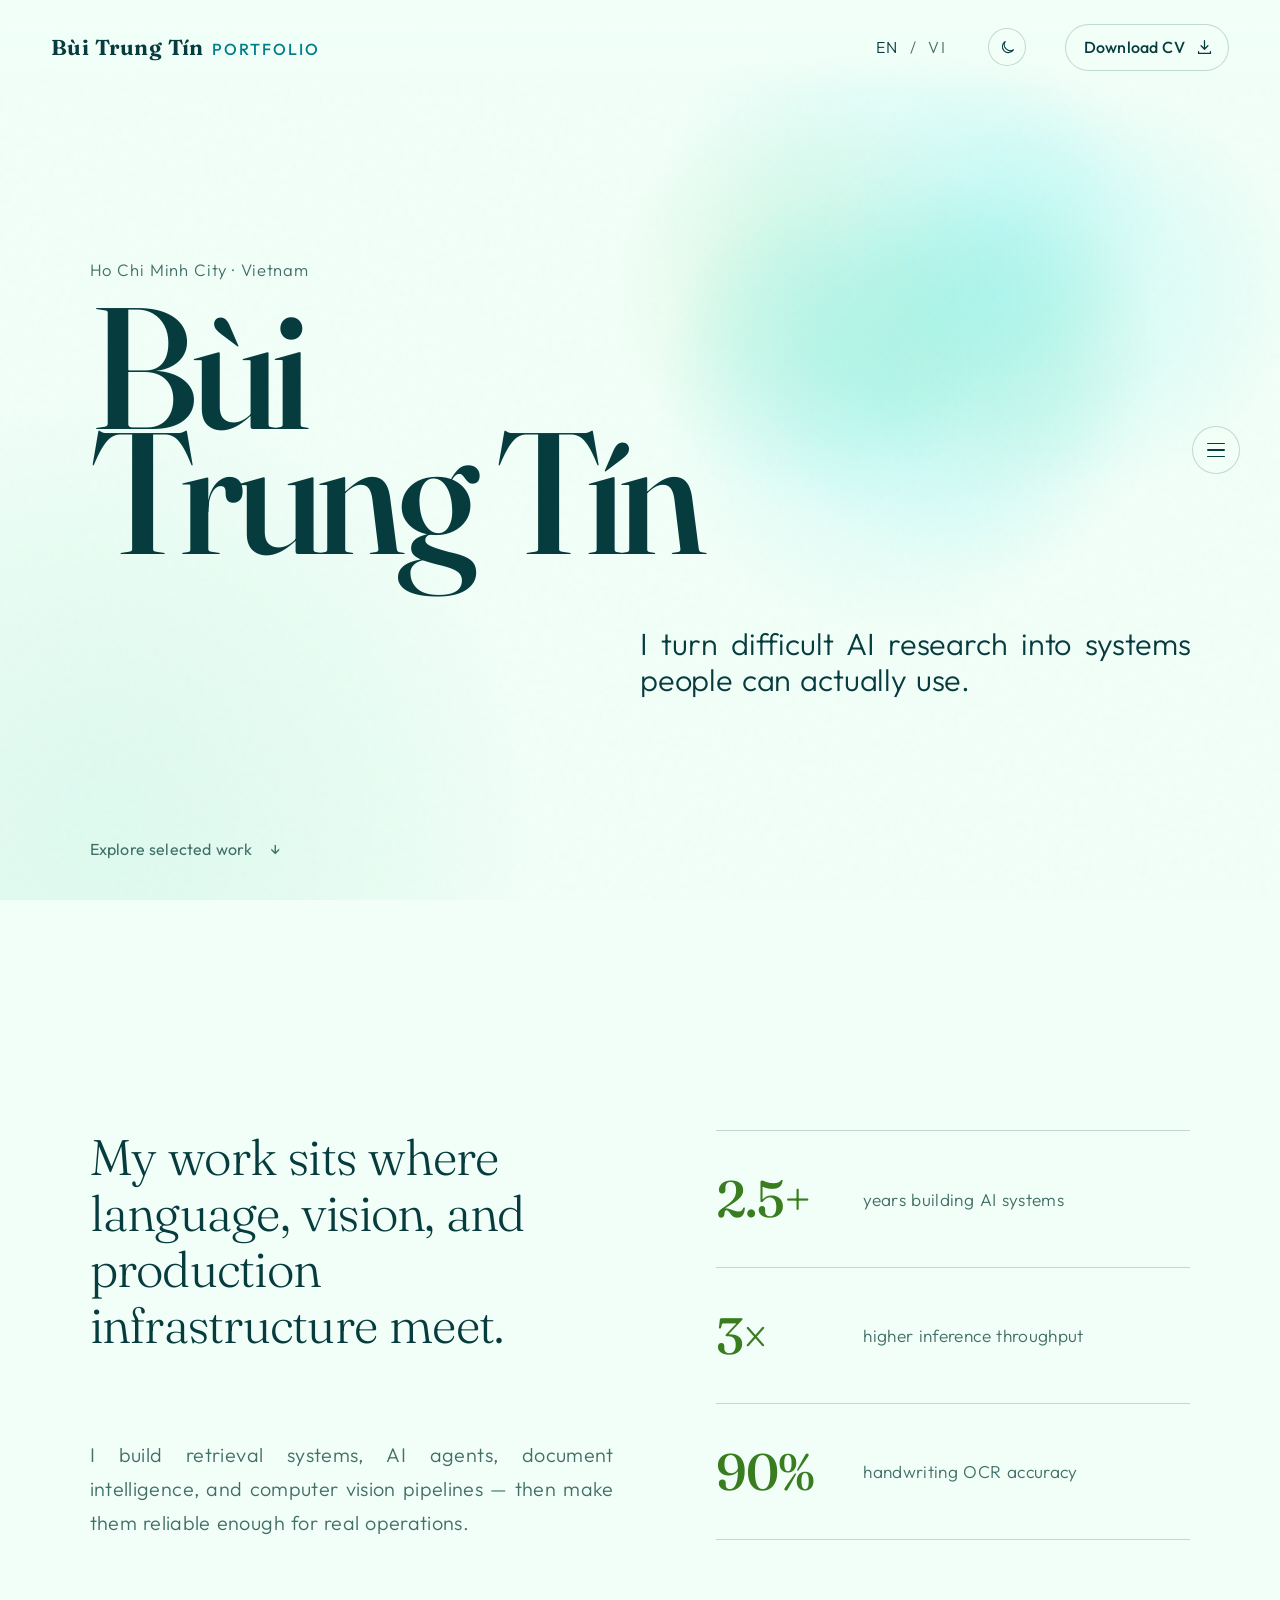
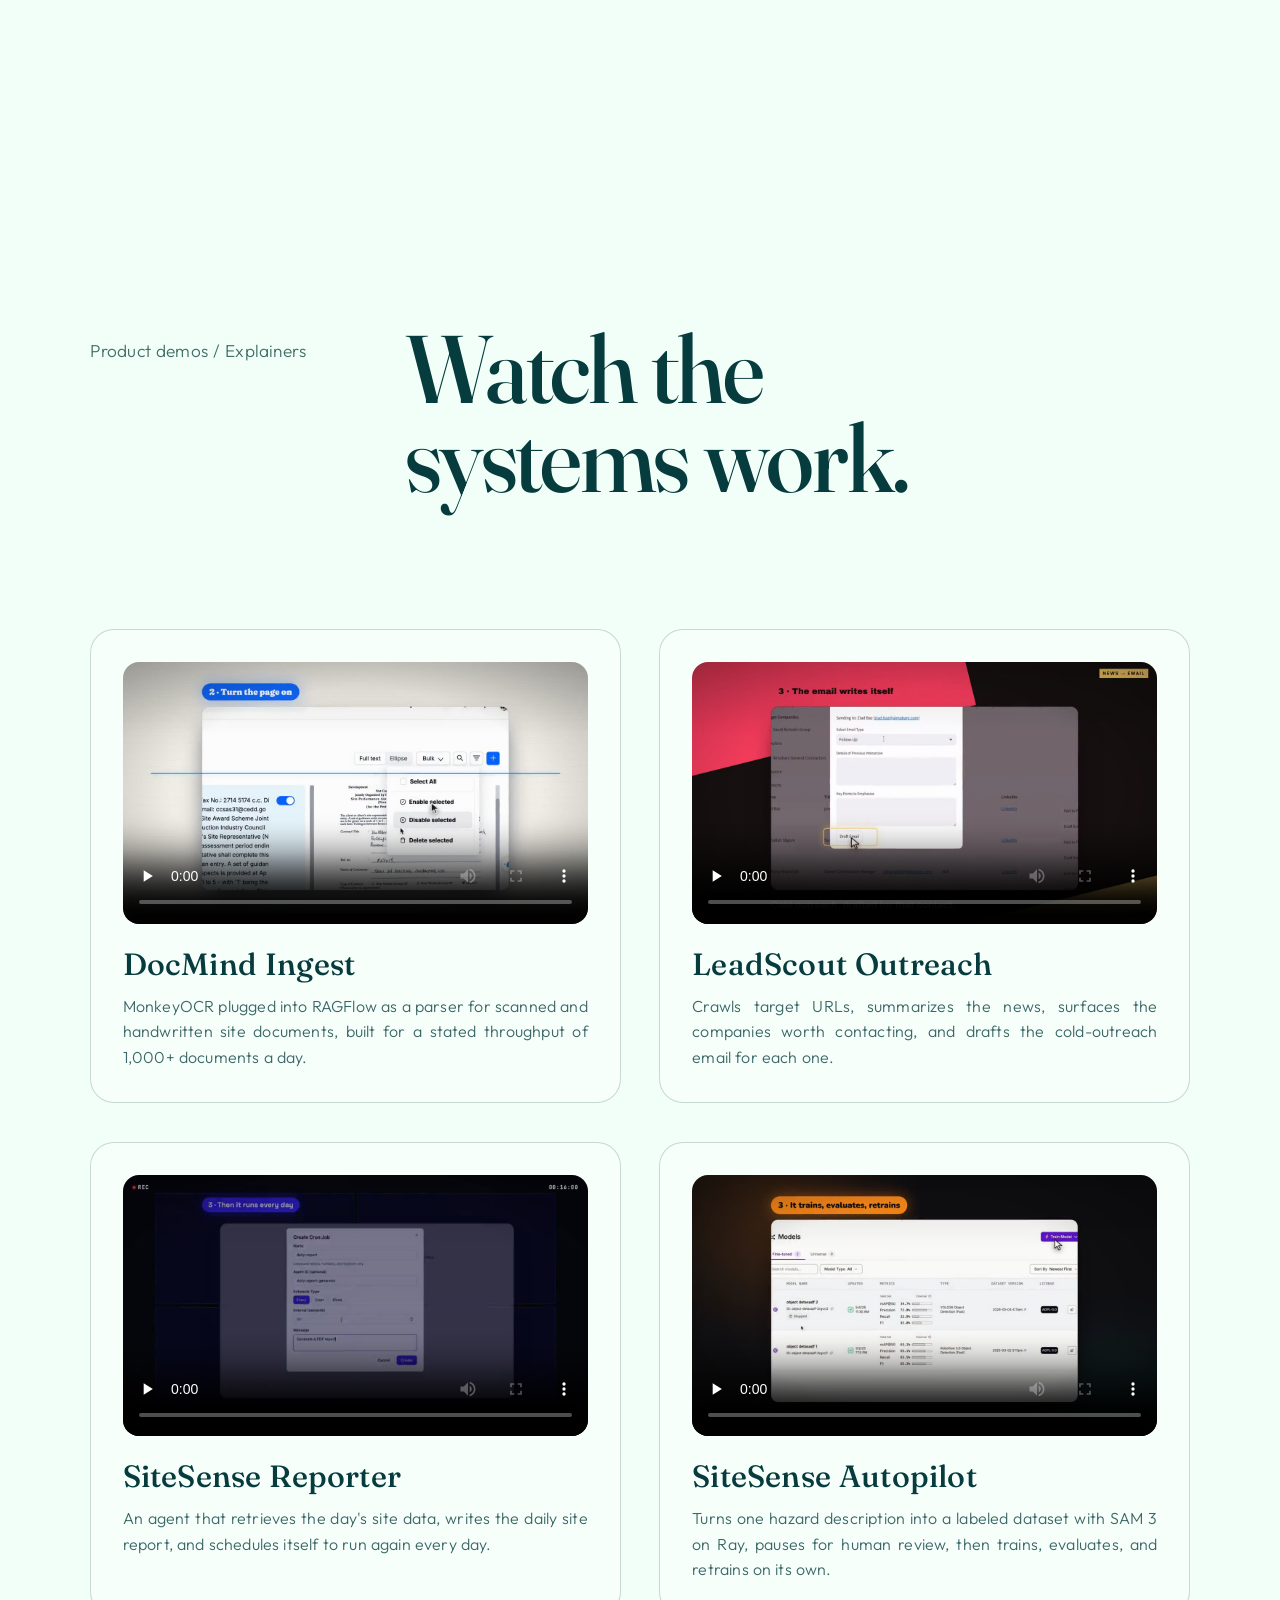
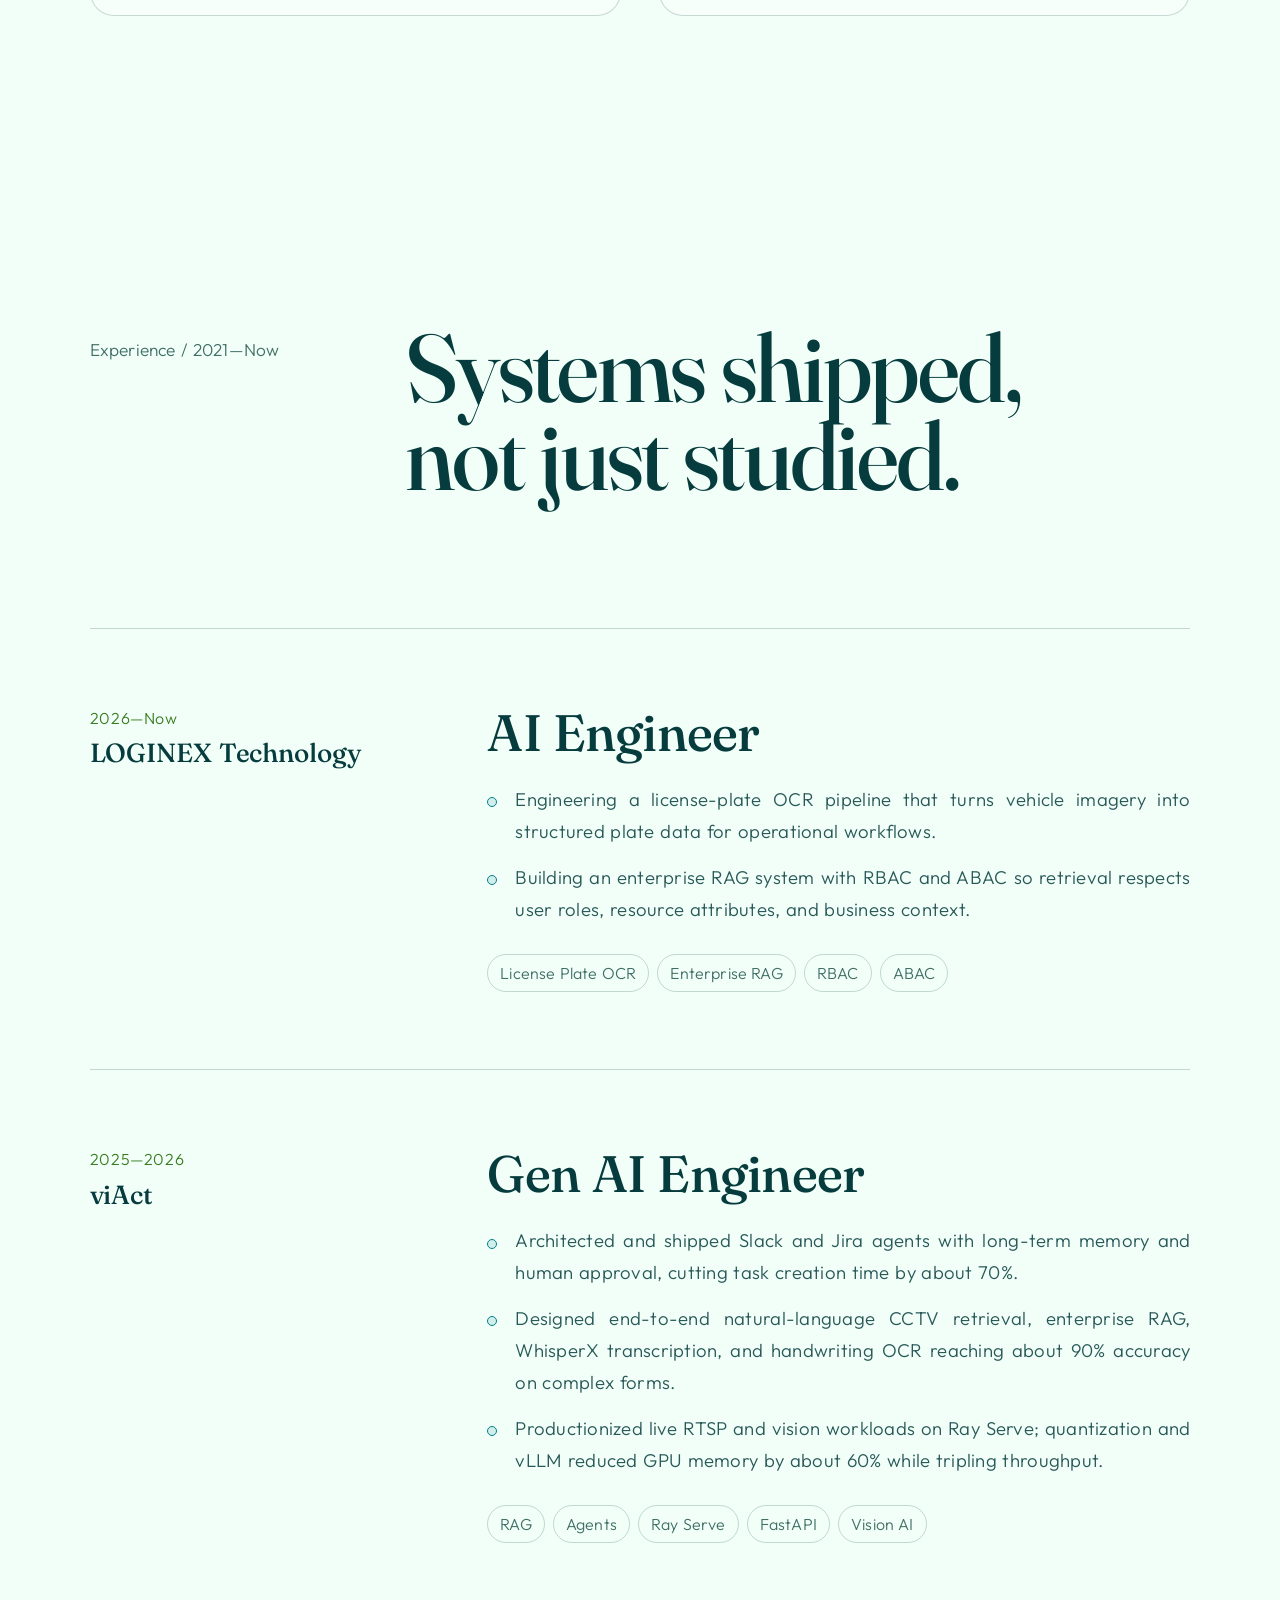
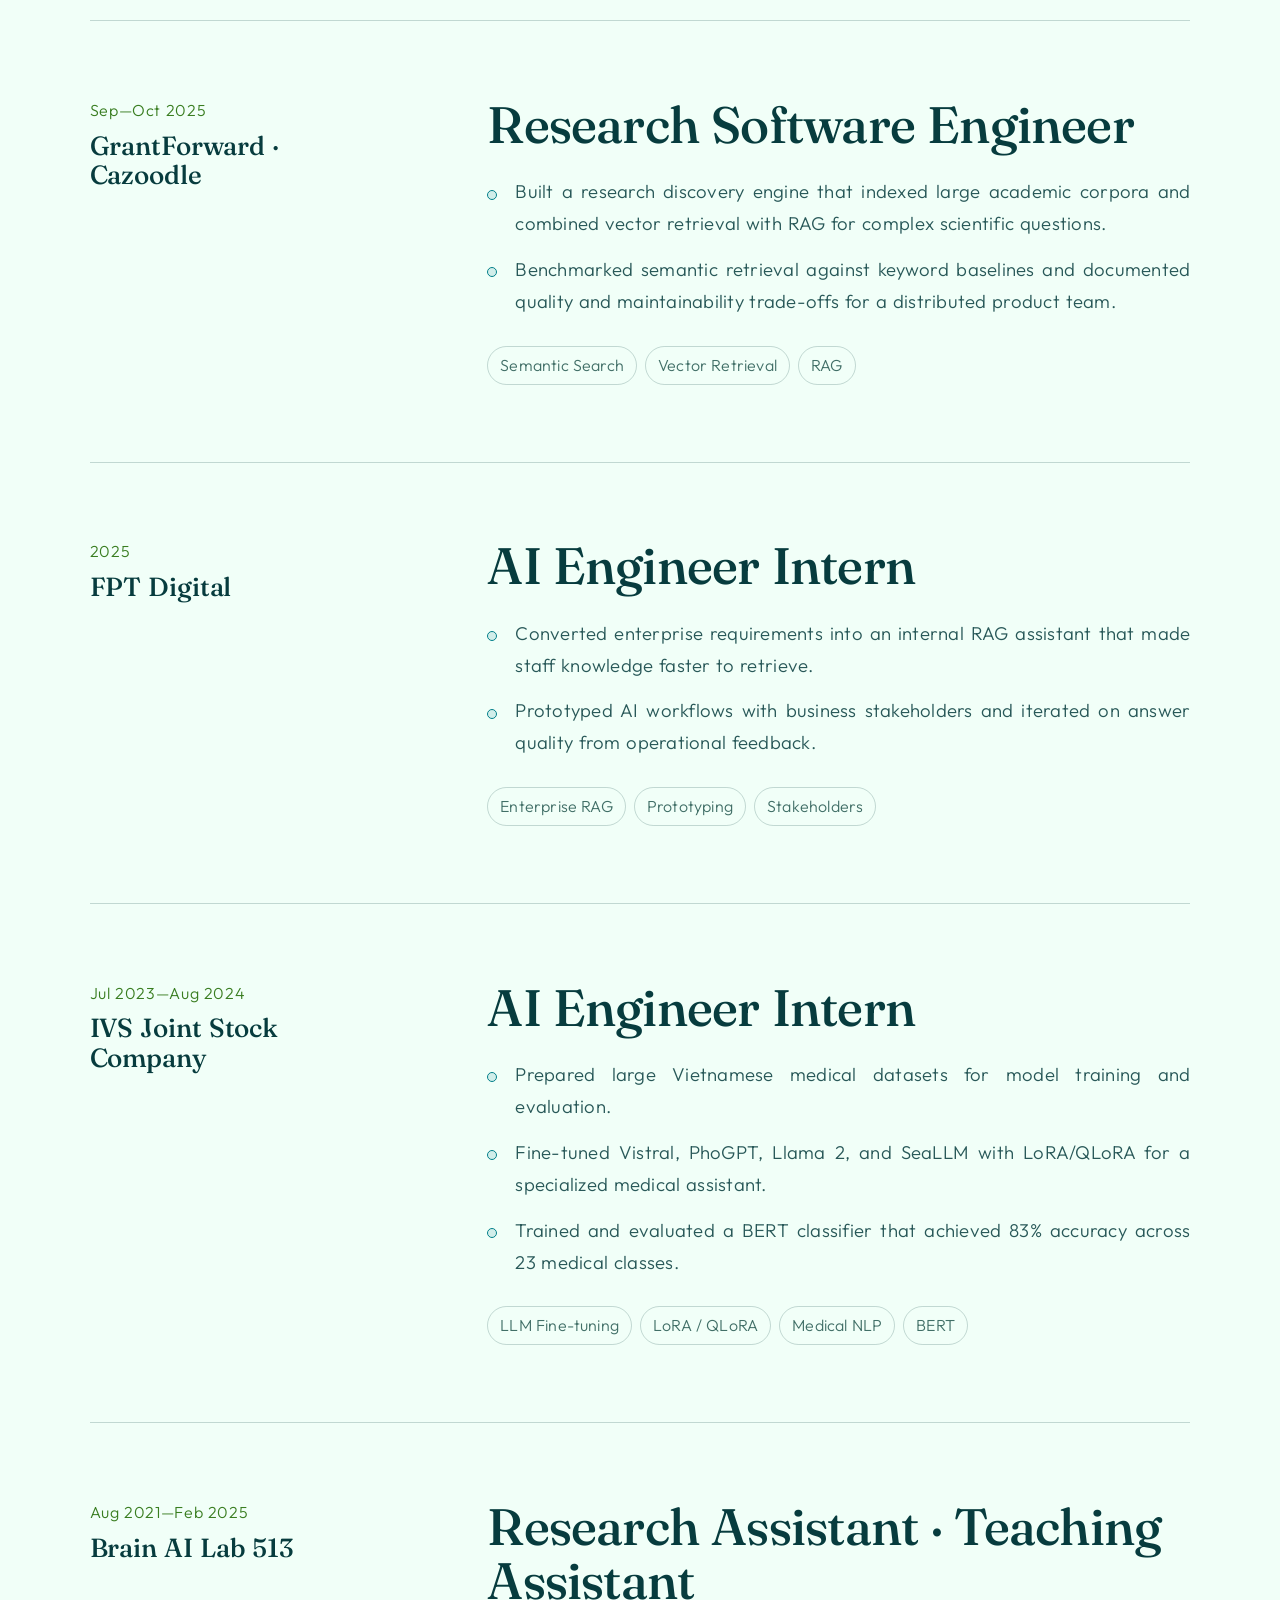
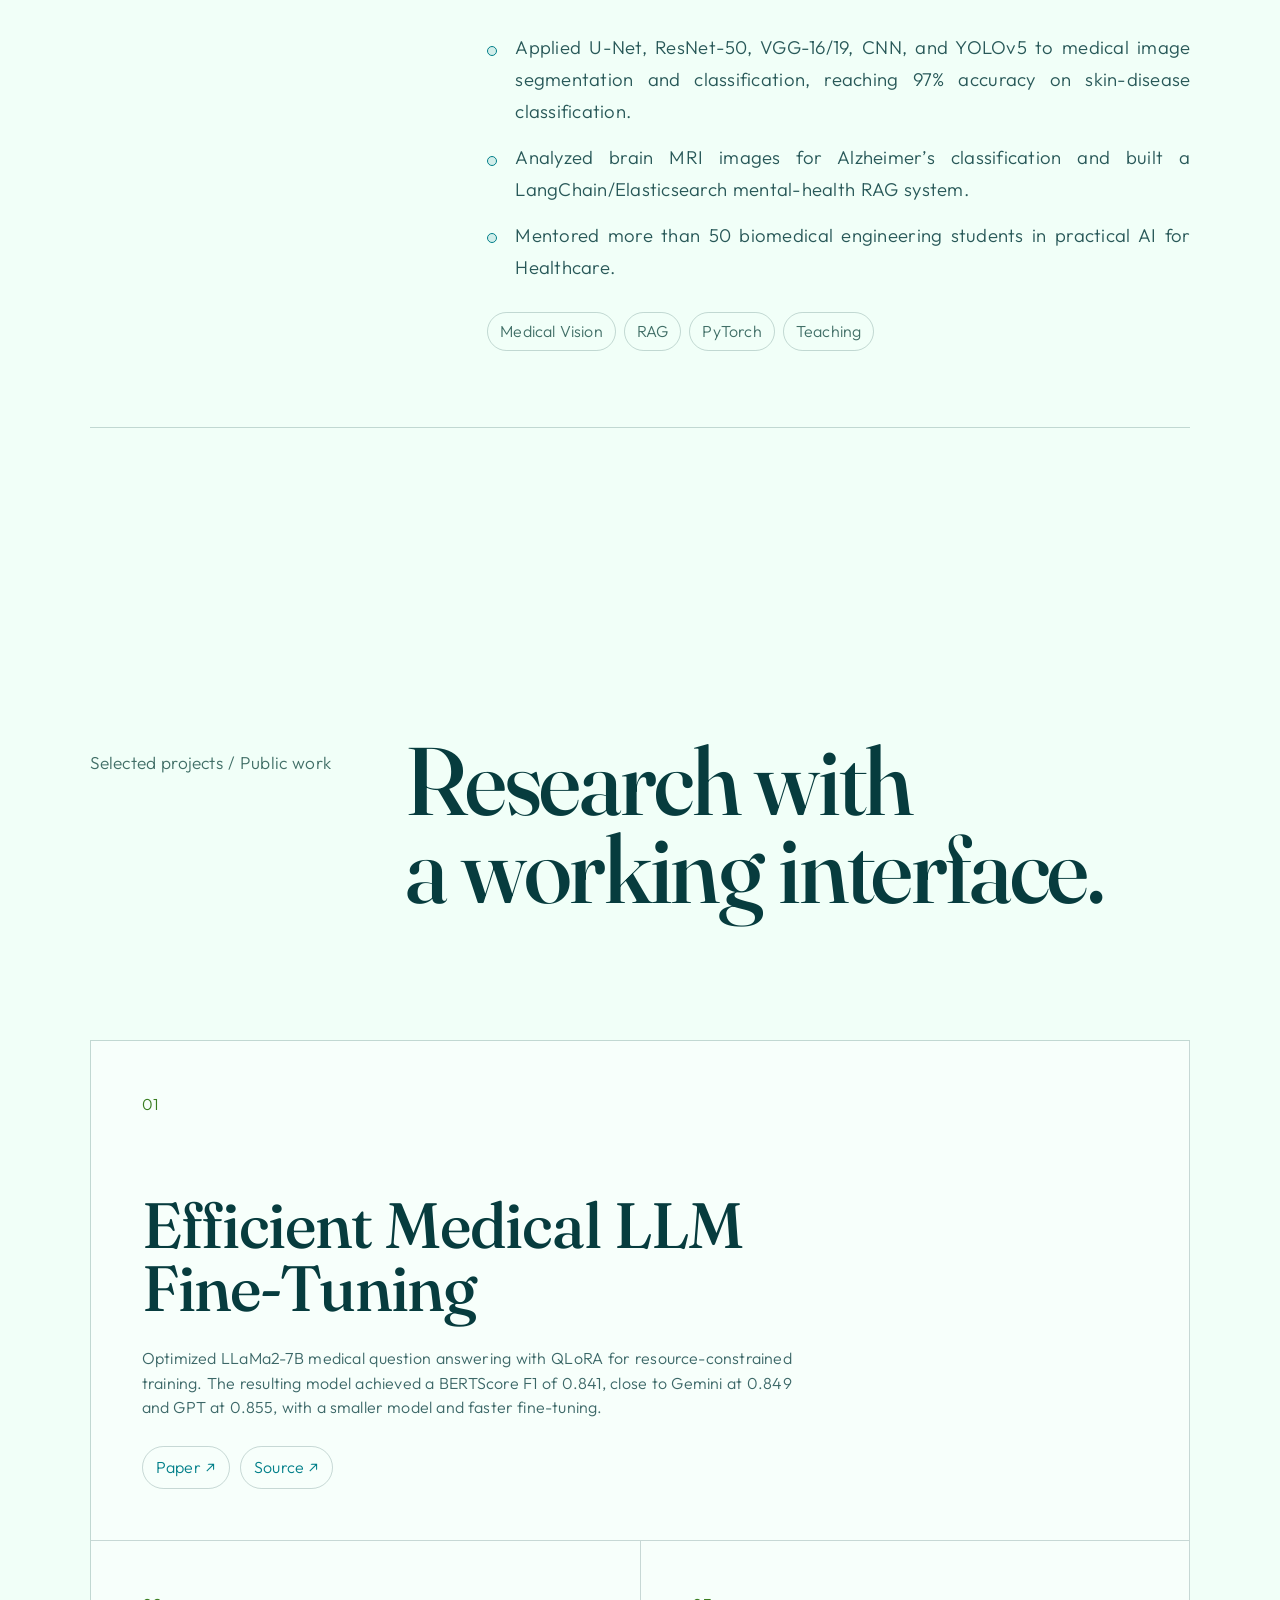
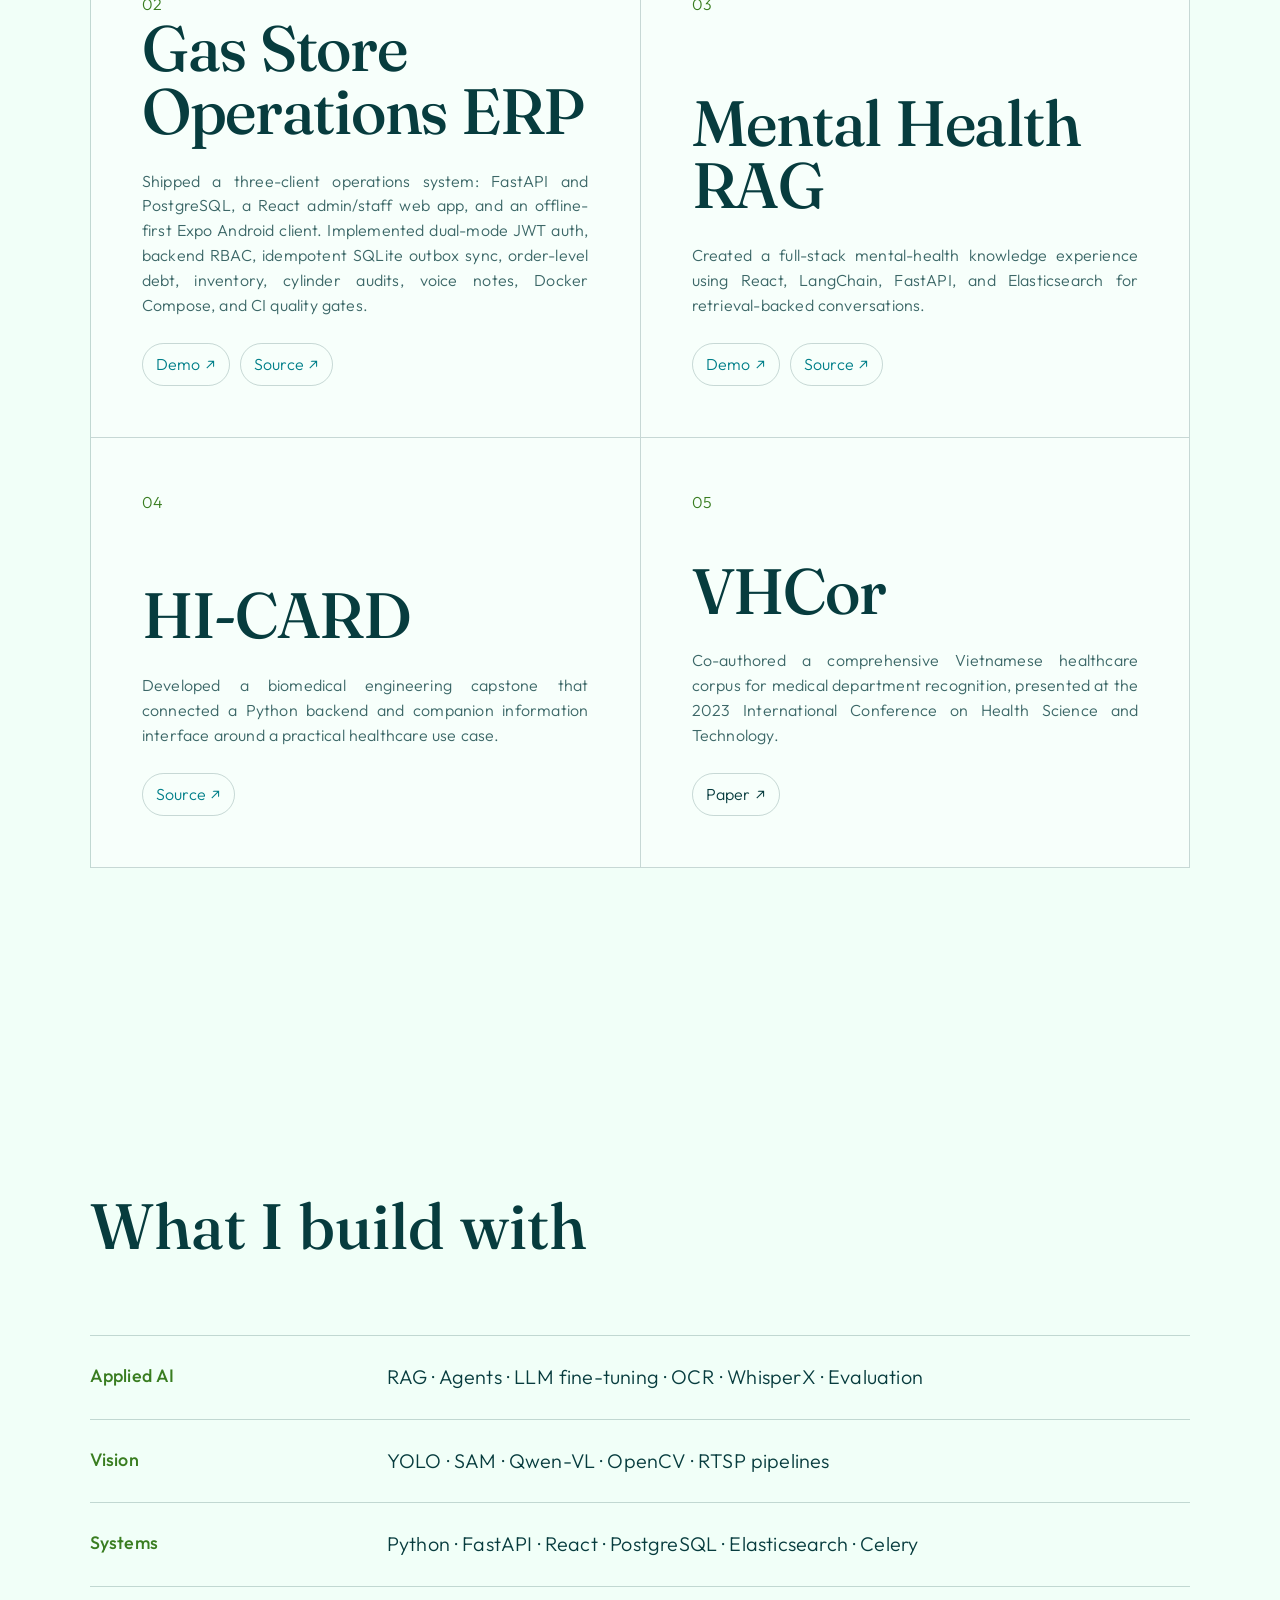
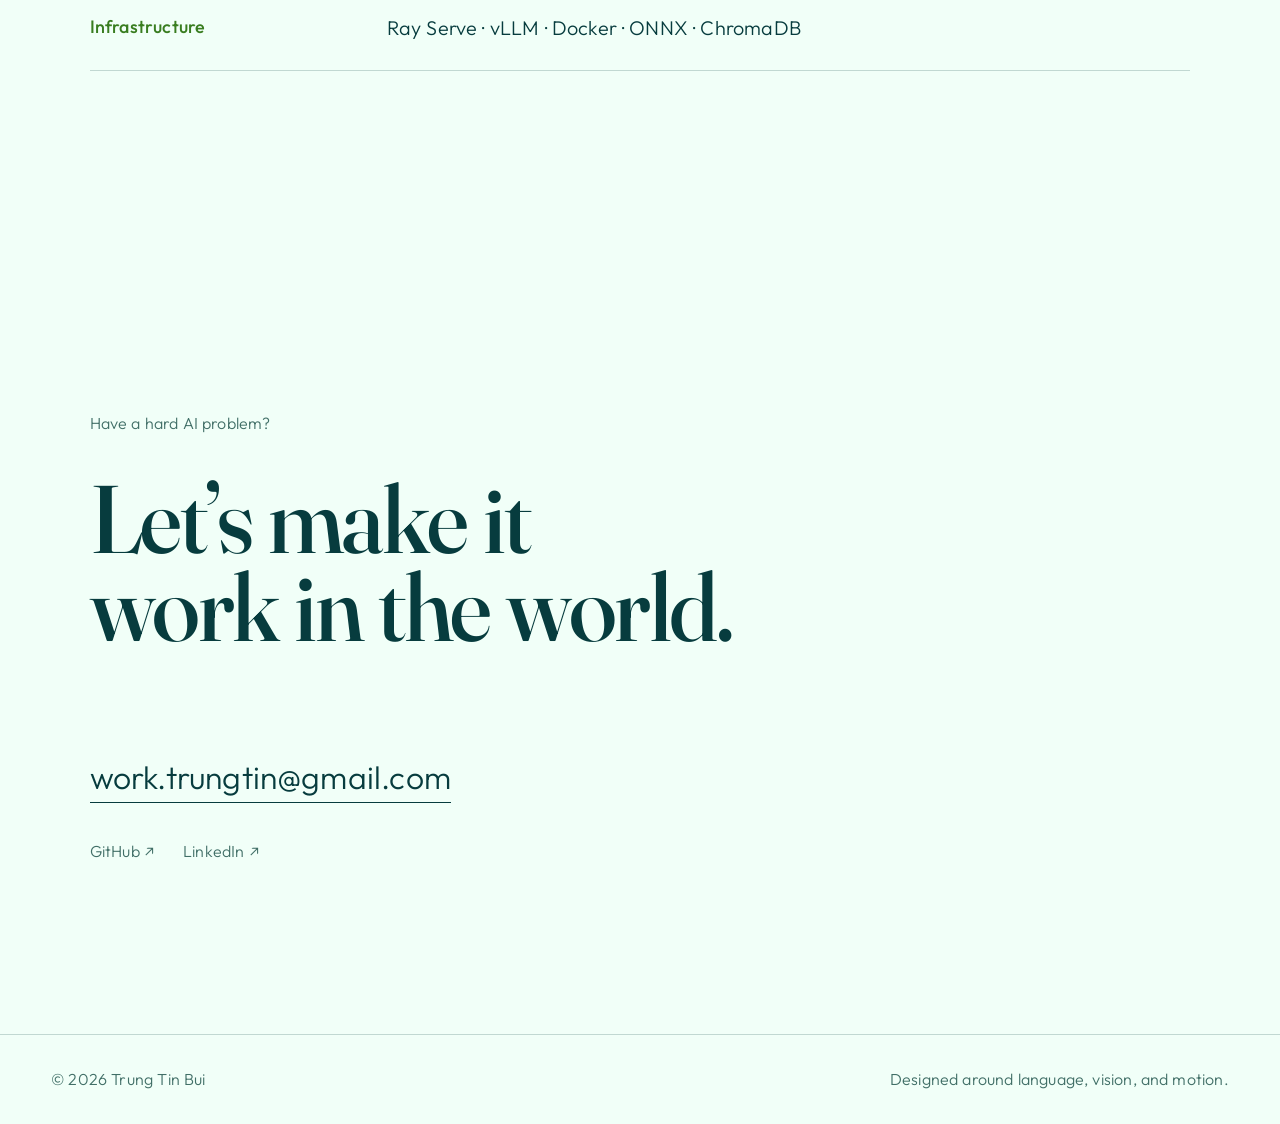
<file: index.html>
<!doctype html>
<html lang="en">
<head>
  <meta charset="utf-8">
  <meta name="viewport" content="width=device-width, initial-scale=1">
  <meta name="description" content="Trung Tin Bui — AI engineer building production RAG, agent, vision, and retrieval systems.">
  <meta name="theme-color" content="#03181a">
  <meta name="color-scheme" content="dark light">
  <script>
    const storedThemePreference = localStorage.getItem("portfolio-theme");
    const systemPrefersLight = window.matchMedia("(prefers-color-scheme: light)").matches;
    document.documentElement.dataset.theme = storedThemePreference || (systemPrefersLight ? "light" : "dark");
    document.querySelector('meta[name="theme-color"]').content =
      document.documentElement.dataset.theme === "light" ? "#f1fff8" : "#03181a";
  </script>
  <title>Trung Tin Bui — AI Engineer</title>
  <link rel="preconnect" href="https://fonts.googleapis.com">
  <link rel="preconnect" href="https://fonts.gstatic.com" crossorigin>
  <link href="https://fonts.googleapis.com/css2?family=Fraunces:opsz,wght@9..144,500;9..144,650&family=Outfit:wght@300;400;500;600&display=swap" rel="stylesheet">
  <link rel="stylesheet" href="assets/site.css">
</head>
<body>
  <nav class="toc" id="toc" aria-label="Sections">
    <button class="toc-toggle" type="button" aria-expanded="false" aria-controls="toc-menu" data-copy-label="tocLabel">
      <span></span><span></span><span></span>
    </button>
    <div class="toc-menu" id="toc-menu">
      <a href="#top" data-copy="tocIntro">Intro</a>
      <a href="#demos" data-copy="tocDemos">Demos</a>
      <a href="#experience" data-copy="tocExperience">Experience</a>
      <a href="#projects" data-copy="tocProjects">Projects</a>
      <a href="#capabilities" data-copy="tocCapabilities">Skills</a>
      <a href="#contact" data-copy="tocContact">Contact</a>
    </div>
  </nav>

  <canvas id="liquid" aria-hidden="true"></canvas>
  <div class="grain" aria-hidden="true"></div>

  <header class="site-header">
    <a class="wordmark" href="#top" aria-label="Back to top">
      <span>Bùi Trung Tín</span>
      <small>Portfolio</small>
    </a>
    <nav class="header-actions" aria-label="Language and résumé">
      <div class="language-switch" role="group" aria-label="Language">
        <button class="language-button is-active" type="button" data-language="en" aria-pressed="true">EN</button>
        <span aria-hidden="true">/</span>
        <button class="language-button" type="button" data-language="vi" aria-pressed="false">VI</button>
      </div>
      <button class="theme-toggle" id="theme-toggle" type="button" aria-label="Switch to light theme" aria-pressed="false">
        <svg class="theme-icon theme-icon-sun" viewBox="0 0 24 24" aria-hidden="true"><circle cx="12" cy="12" r="3.5"/><path d="M12 2v2m0 16v2M4.93 4.93l1.42 1.42m11.3 11.3 1.42 1.42M2 12h2m16 0h2M4.93 19.07l1.42-1.42m11.3-11.3 1.42-1.42"/></svg>
        <svg class="theme-icon theme-icon-moon" viewBox="0 0 24 24" aria-hidden="true"><path d="M20.5 15.2A8.5 8.5 0 0 1 8.8 3.5 8.5 8.5 0 1 0 20.5 15.2Z"/></svg>
      </button>
      <a class="download-button" id="download-cv" href="cv/Bui-Trung-Tin-EN.pdf" download>
        <span data-copy="download">Download CV</span>
        <svg viewBox="0 0 20 20" aria-hidden="true"><path d="M10 2v10m0 0 4-4m-4 4L6 8M3 15v2h14v-2"/></svg>
      </a>
    </nav>
  </header>

  <main id="top">
    <section class="hero" aria-labelledby="hero-title">
      <p class="hero-location" data-copy="location">Ho Chi Minh City · Vietnam</p>
      <h1 id="hero-title">Bùi<br>Trung Tín</h1>
      <div class="hero-statement">
        <p data-copy="hero">I turn difficult AI research into systems people can actually use.</p>
      </div>
      <a class="scroll-cue" href="#experience">
        <span data-copy="explore">Explore selected work</span>
        <span aria-hidden="true">↓</span>
      </a>
    </section>

    <section class="manifesto" aria-label="Profile">
      <div class="manifesto-copy">
        <p data-copy="introLead">My work sits where language, vision, and production infrastructure meet.</p>
        <p data-copy="introBody">I build retrieval systems, AI agents, document intelligence, and computer vision pipelines — then make them reliable enough for real operations.</p>
      </div>
      <div class="manifesto-facts">
        <span><strong>2.5+</strong><small data-copy="years">years building AI systems</small></span>
        <span><strong>3×</strong><small data-copy="throughput">higher inference throughput</small></span>
        <span><strong>90%</strong><small data-copy="ocr">handwriting OCR accuracy</small></span>
      </div>
    </section>

    <section class="demos-section" id="demos" aria-labelledby="demos-title">
      <div class="section-heading">
        <p data-copy="demosIndex">Product demos / Explainers</p>
        <h2 id="demos-title" data-copy="demos">Watch the<br>systems work.</h2>
      </div>
      <div class="demo-grid">
        <article class="demo">
          <video controls preload="none" playsinline poster="assets/videos/docmind-ingest.jpg">
            <source src="assets/videos/docmind-ingest.mp4" type="video/mp4">
          </video>
          <h3 data-copy="docmindTitle">DocMind Ingest</h3>
          <p data-copy="docmindText">MonkeyOCR plugged into RAGFlow as a parser for scanned and handwritten site documents, built for a stated throughput of 1,000+ documents a day.</p>
        </article>
        <article class="demo">
          <video controls preload="none" playsinline poster="assets/videos/leadscout-outreach.jpg">
            <source src="assets/videos/leadscout-outreach.mp4" type="video/mp4">
          </video>
          <h3 data-copy="leadscoutTitle">LeadScout Outreach</h3>
          <p data-copy="leadscoutText">Crawls target URLs, summarizes the news, surfaces the companies worth contacting, and drafts the cold-outreach email for each one.</p>
        </article>
        <article class="demo">
          <video controls preload="none" playsinline poster="assets/videos/sitesense-reporter.jpg">
            <source src="assets/videos/sitesense-reporter.mp4" type="video/mp4">
          </video>
          <h3 data-copy="reporterTitle">SiteSense Reporter</h3>
          <p data-copy="reporterText">An agent that retrieves the day's site data, writes the daily site report, and schedules itself to run again every day.</p>
        </article>
        <article class="demo">
          <video controls preload="none" playsinline poster="assets/videos/sitesense-autopilot.jpg">
            <source src="assets/videos/sitesense-autopilot.mp4" type="video/mp4">
          </video>
          <h3 data-copy="autopilotTitle">SiteSense Autopilot</h3>
          <p data-copy="autopilotText">Turns one hazard description into a labeled dataset with SAM 3 on Ray, pauses for human review, then trains, evaluates, and retrains on its own.</p>
        </article>
      </div>
    </section>

    <section class="work-section" id="experience" aria-labelledby="experience-title">
      <div class="section-heading">
        <p data-copy="experienceIndex">Experience / 2021—Now</p>
        <h2 id="experience-title" data-copy="experience">Systems shipped,<br>not just studied.</h2>
      </div>

      <div class="timeline">
        <article class="work-item" data-liquid="#38E8EE">
          <div class="work-meta"><time data-copy="loginexDate">2026—Now</time><span>LOGINEX Technology</span></div>
          <div class="work-copy">
            <h3 data-copy="loginexRole">AI Engineer</h3>
            <ul class="work-details">
              <li data-copy="loginexPoint1">Engineering a license-plate OCR pipeline that turns vehicle imagery into structured plate data for operational workflows.</li>
              <li data-copy="loginexPoint2">Building an enterprise RAG system with RBAC and ABAC so retrieval respects user roles, resource attributes, and business context.</li>
            </ul>
            <ul class="tags"><li>License Plate OCR</li><li>Enterprise RAG</li><li>RBAC</li><li>ABAC</li></ul>
          </div>
        </article>

        <article class="work-item" data-liquid="#B8FF8A">
          <div class="work-meta"><time>2025—2026</time><span>viAct</span></div>
          <div class="work-copy">
            <h3 data-copy="viactRole">Gen AI Engineer</h3>
            <ul class="work-details">
              <li data-copy="viactPoint1">Built Slack and Jira agents with long-term memory and human approval, cutting task creation time by about 70%.</li>
              <li data-copy="viactPoint2">Delivered natural-language CCTV search, enterprise RAG, WhisperX transcription, and handwriting OCR reaching about 90% accuracy on complex forms.</li>
              <li data-copy="viactPoint3">Served live RTSP and vision workloads through Ray Serve; quantization and vLLM reduced GPU memory by about 60% while tripling throughput.</li>
            </ul>
            <ul class="tags"><li>RAG</li><li>Agents</li><li>Ray Serve</li><li>FastAPI</li><li>Vision AI</li></ul>
          </div>
        </article>

        <article class="work-item" data-liquid="#6EF5D2">
          <div class="work-meta"><time data-copy="grantDate">Sep—Oct 2025</time><span>GrantForward · Cazoodle</span></div>
          <div class="work-copy">
            <h3 data-copy="grantRole">Research Software Engineer</h3>
            <ul class="work-details">
              <li data-copy="grantPoint1">Architected a research discovery prototype that indexed academic corpora and combined vector retrieval with RAG.</li>
              <li data-copy="grantPoint2">Evaluated semantic results against keyword baselines and documented the trade-offs for a distributed product team.</li>
            </ul>
            <ul class="tags"><li>Semantic Search</li><li>Vector Retrieval</li><li>RAG</li></ul>
          </div>
        </article>

        <article class="work-item" data-liquid="#58DDE3">
          <div class="work-meta"><time>2025</time><span>FPT Digital</span></div>
          <div class="work-copy">
            <h3 data-copy="fptRole">AI Engineer Intern</h3>
            <ul class="work-details">
              <li data-copy="fptPoint1">Translated enterprise requirements into an internal RAG assistant for staff knowledge retrieval.</li>
              <li data-copy="fptPoint2">Prototyped AI workflows with stakeholders and iterated on answer quality from operational feedback.</li>
            </ul>
            <ul class="tags"><li>Enterprise RAG</li><li>Prototyping</li><li>Stakeholders</li></ul>
          </div>
        </article>

        <article class="work-item" data-liquid="#A3F58A">
          <div class="work-meta"><time data-copy="ivsDate">Jul 2023—Aug 2024</time><span>IVS Joint Stock Company</span></div>
          <div class="work-copy">
            <h3 data-copy="ivsRole">AI Engineer Intern</h3>
            <ul class="work-details">
              <li data-copy="ivsPoint1">Prepared large Vietnamese medical datasets for model training and evaluation.</li>
              <li data-copy="ivsPoint2">Fine-tuned Vistral, PhoGPT, Llama 2, and SeaLLM with LoRA/QLoRA for a specialized medical assistant.</li>
              <li data-copy="ivsPoint3">Trained and evaluated a BERT classifier that achieved 83% accuracy across 23 medical classes.</li>
            </ul>
            <ul class="tags"><li>LLM Fine-tuning</li><li>LoRA / QLoRA</li><li>Medical NLP</li><li>BERT</li></ul>
          </div>
        </article>

        <article class="work-item" data-liquid="#86F5B0">
          <div class="work-meta"><time data-copy="brainDate">Aug 2021—Feb 2025</time><span>Brain AI Lab 513</span></div>
          <div class="work-copy">
            <h3 data-copy="brainRole">Research Assistant · Teaching Assistant</h3>
            <ul class="work-details">
              <li data-copy="brainPoint1">Applied U-Net, ResNet-50, VGG-16/19, CNN, and YOLOv5 to medical image segmentation and classification, reaching 97% accuracy on skin-disease classification.</li>
              <li data-copy="brainPoint2">Analyzed brain MRI images for Alzheimer’s classification and built a LangChain/Elasticsearch mental-health RAG system.</li>
              <li data-copy="brainPoint3">Mentored more than 50 biomedical engineering students in practical AI for Healthcare.</li>
            </ul>
            <ul class="tags"><li>Medical Vision</li><li>RAG</li><li>PyTorch</li><li>Teaching</li></ul>
          </div>
        </article>
      </div>
    </section>

    <section class="projects-section" id="projects" aria-labelledby="projects-title">
      <div class="section-heading">
        <p data-copy="projectsIndex">Selected projects / Public work</p>
        <h2 id="projects-title" data-copy="projects">Research with<br>a working interface.</h2>
      </div>
      <div class="project-grid">
        <article class="project project-featured">
          <span class="project-number">01</span>
          <h3 data-copy="llamaTitle">Efficient Medical LLM Fine-Tuning</h3>
          <p data-copy="llamaText">Optimized LLaMa2-7B medical question answering with QLoRA for resource-constrained training. The resulting model achieved a BERTScore F1 of 0.841, close to Gemini at 0.849 and GPT at 0.855, with a smaller model and faster fine-tuning.</p>
          <div class="project-actions">
            <a href="https://link.springer.com/chapter/10.1007/978-3-031-90194-2_34" target="_blank" rel="noreferrer" data-copy="paperLink">Paper ↗</a>
            <a href="https://github.com/MidoriyaHero/Fine-tune-LLaMa2-LORA" target="_blank" rel="noreferrer" data-copy="sourceLink">Source ↗</a>
          </div>
        </article>
        <article class="project">
          <span class="project-number">02</span>
          <h3 data-copy="gasTitle">Gas Store Operations ERP</h3>
          <p data-copy="gasText">Shipped a three-client operations system: FastAPI and PostgreSQL, a React admin/staff web app, and an offline-first Expo Android client. Implemented dual-mode JWT auth, backend RBAC, idempotent SQLite outbox sync, order-level debt, inventory, cylinder audits, voice notes, Docker Compose, and CI quality gates.</p>
          <div class="project-actions">
            <a href="https://www.youtube.com/watch?v=k7-D3tZWkus" target="_blank" rel="noreferrer" data-copy="demoLink">Demo ↗</a>
            <a href="https://github.com/MidoriyaHero/gas-store-app" target="_blank" rel="noreferrer" data-copy="sourceLink">Source ↗</a>
          </div>
        </article>
        <article class="project">
          <span class="project-number">03</span>
          <h3 data-copy="mentalTitle">Mental Health RAG</h3>
          <p data-copy="mentalText">Created a full-stack mental-health knowledge experience using React, LangChain, FastAPI, and Elasticsearch for retrieval-backed conversations.</p>
          <div class="project-actions">
            <a href="https://youtu.be/9CKTYfd86LU?si=QXsU0AEUnj4gl_Vo" target="_blank" rel="noreferrer" data-copy="demoLink">Demo ↗</a>
            <a href="https://github.com/MidoriyaHero/MH-Website-React-LangChain-ElasticSearch" target="_blank" rel="noreferrer" data-copy="sourceLink">Source ↗</a>
          </div>
        </article>
        <article class="project">
          <span class="project-number">04</span>
          <h3 data-copy="hicardTitle">HI-CARD</h3>
          <p data-copy="hicardText">Developed a biomedical engineering capstone that connected a Python backend and companion information interface around a practical healthcare use case.</p>
          <div class="project-actions">
            <a href="https://github.com/MidoriyaHero/HI-CARD" target="_blank" rel="noreferrer" data-copy="sourceLink">Source ↗</a>
          </div>
        </article>
        <article class="project project-publication">
          <span class="project-number">05</span>
          <h3>VHCor</h3>
          <p data-copy="vhcorText">Co-authored a comprehensive Vietnamese healthcare corpus for medical department recognition, presented at the 2023 International Conference on Health Science and Technology.</p>
          <div class="project-actions">
            <a href="https://ieeexplore.ieee.org/document/10565358" target="_blank" rel="noreferrer" data-copy="paperLink">Paper ↗</a>
          </div>
        </article>
      </div>
    </section>

    <section class="capabilities" id="capabilities" aria-labelledby="capabilities-title">
      <h2 id="capabilities-title" data-copy="capabilities">What I build with</h2>
      <div class="capability-list">
        <p><span data-copy="capAi">Applied AI</span><strong>RAG · Agents · LLM fine-tuning · OCR · WhisperX · Evaluation</strong></p>
        <p><span data-copy="capVision">Vision</span><strong>YOLO · SAM · Qwen-VL · OpenCV · RTSP pipelines</strong></p>
        <p><span data-copy="capSystems">Systems</span><strong>Python · FastAPI · React · PostgreSQL · Elasticsearch · Celery</strong></p>
        <p><span data-copy="capInfra">Infrastructure</span><strong>Ray Serve · vLLM · Docker · ONNX · ChromaDB</strong></p>
      </div>
    </section>

    <section class="contact" id="contact">
      <p data-copy="contactLabel">Have a hard AI problem?</p>
      <h2 data-copy="contactTitle">Let’s make it<br>work in the world.</h2>
      <a class="email-link" href="mailto:work.trungtin@gmail.com">work.trungtin@gmail.com</a>
      <div class="social-row">
        <a href="https://github.com/MidoriyaHero" target="_blank" rel="noreferrer">GitHub ↗</a>
        <a href="https://www.linkedin.com/in/t%C3%ADn-trung-13b706210/" target="_blank" rel="noreferrer">LinkedIn ↗</a>
      </div>
    </section>
  </main>

  <footer>
    <span>© <span id="year"></span> Trung Tin Bui</span>
    <span data-copy="footer">Designed around language, vision, and motion.</span>
  </footer>

  <a class="back-to-top" id="back-to-top" href="#top" aria-label="Back to top" aria-hidden="true" tabindex="-1">
    <span aria-hidden="true">↑</span>
  </a>

  <script src="assets/copy.js"></script>
  <script src="assets/fluid.js"></script>
</body>
</html>
</file>
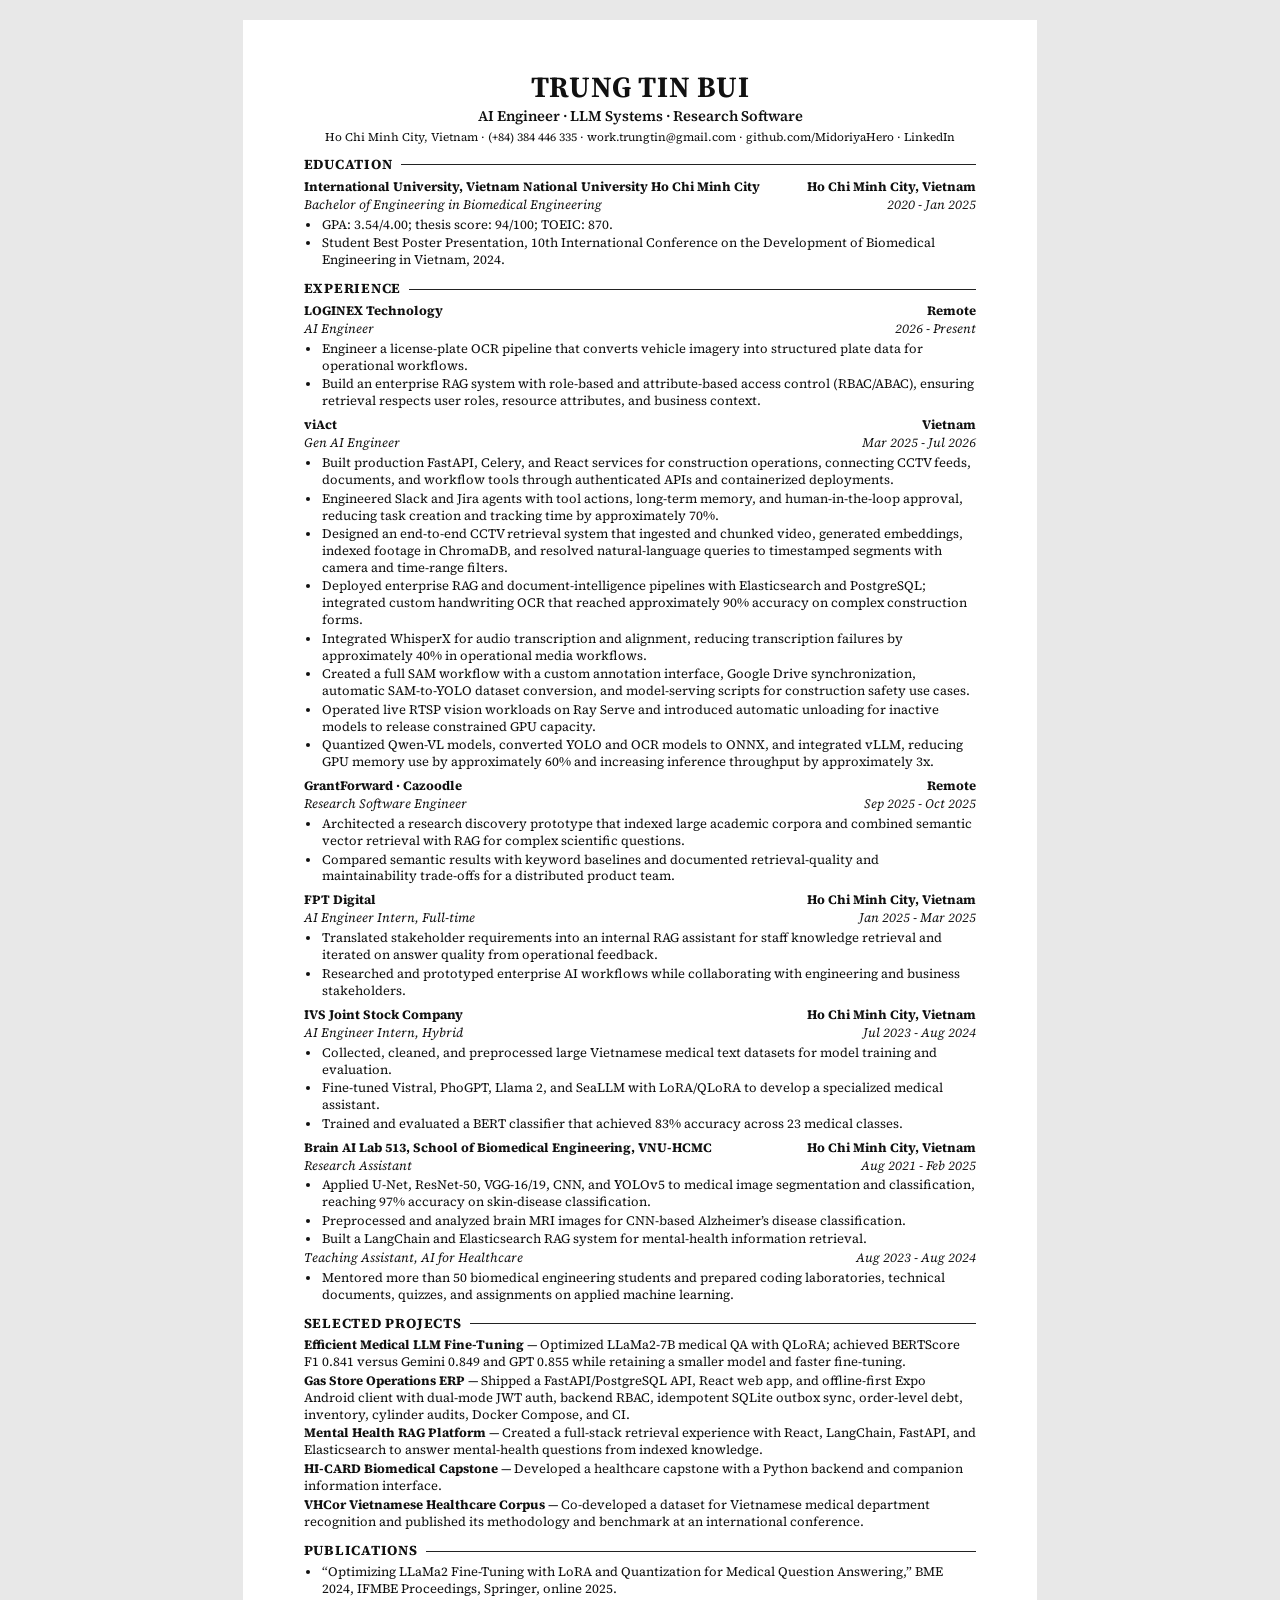
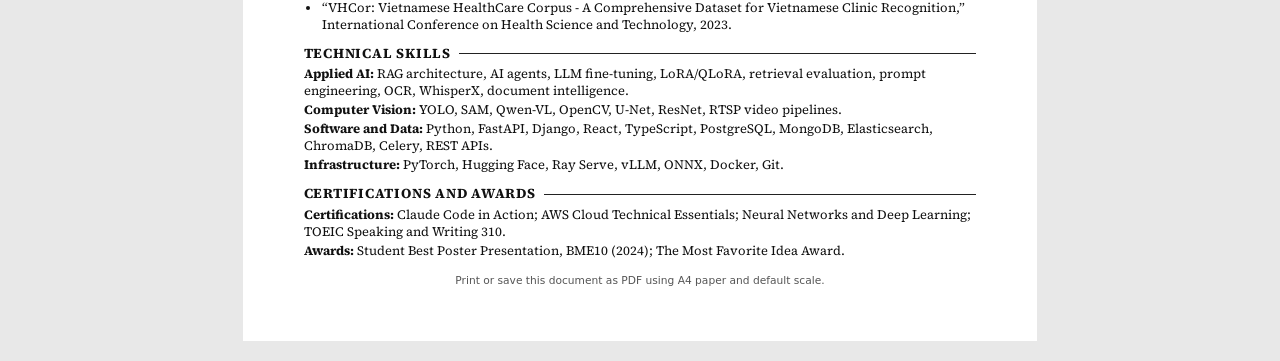
<file: cv/en.html>
<!doctype html>
<html lang="en">
<head>
  <meta charset="utf-8">
  <meta name="viewport" content="width=device-width, initial-scale=1">
  <title>Trung Tin Bui — CV</title>
  <link rel="stylesheet" href="cv.css">
</head>
<body>
  <header>
    <h1>Trung Tin Bui</h1>
    <p class="title">AI Engineer · LLM Systems · Research Software</p>
    <p class="contact">Ho Chi Minh City, Vietnam · (+84) 384 446 335 · <a href="mailto:work.trungtin@gmail.com">work.trungtin@gmail.com</a> · <a href="https://github.com/MidoriyaHero">github.com/MidoriyaHero</a> · <a href="https://www.linkedin.com/in/t%C3%ADn-trung-13b706210/">LinkedIn</a></p>
  </header>

  <section>
    <h2>Education</h2>
    <div class="entry">
      <div class="entry-heading"><span>International University, Vietnam National University Ho Chi Minh City</span><span class="location">Ho Chi Minh City, Vietnam</span></div>
      <div class="entry-subheading"><span>Bachelor of Engineering in Biomedical Engineering</span><time>2020 - Jan 2025</time></div>
      <ul>
        <li>GPA: 3.54/4.00; thesis score: 94/100; TOEIC: 870.</li>
        <li>Student Best Poster Presentation, 10th International Conference on the Development of Biomedical Engineering in Vietnam, 2024.</li>
      </ul>
    </div>
  </section>

  <section>
    <h2>Experience</h2>
    <div class="entry">
      <div class="entry-heading"><span>LOGINEX Technology</span><span class="location">Remote</span></div>
      <div class="entry-subheading"><span>AI Engineer</span><time>2026 - Present</time></div>
      <ul>
        <li>Engineer a license-plate OCR pipeline that converts vehicle imagery into structured plate data for operational workflows.</li>
        <li>Build an enterprise RAG system with role-based and attribute-based access control (RBAC/ABAC), ensuring retrieval respects user roles, resource attributes, and business context.</li>
      </ul>
    </div>

    <div class="entry">
      <div class="entry-heading"><span>viAct</span><span class="location">Vietnam</span></div>
      <div class="entry-subheading"><span>Gen AI Engineer</span><time>Mar 2025 - Jul 2026</time></div>
      <ul>
        <li>Built production FastAPI, Celery, and React services for construction operations, connecting CCTV feeds, documents, and workflow tools through authenticated APIs and containerized deployments.</li>
        <li>Engineered Slack and Jira agents with tool actions, long-term memory, and human-in-the-loop approval, reducing task creation and tracking time by approximately 70%.</li>
        <li>Designed an end-to-end CCTV retrieval system that ingested and chunked video, generated embeddings, indexed footage in ChromaDB, and resolved natural-language queries to timestamped segments with camera and time-range filters.</li>
        <li>Deployed enterprise RAG and document-intelligence pipelines with Elasticsearch and PostgreSQL; integrated custom handwriting OCR that reached approximately 90% accuracy on complex construction forms.</li>
        <li>Integrated WhisperX for audio transcription and alignment, reducing transcription failures by approximately 40% in operational media workflows.</li>
        <li>Created a full SAM workflow with a custom annotation interface, Google Drive synchronization, automatic SAM-to-YOLO dataset conversion, and model-serving scripts for construction safety use cases.</li>
        <li>Operated live RTSP vision workloads on Ray Serve and introduced automatic unloading for inactive models to release constrained GPU capacity.</li>
        <li>Quantized Qwen-VL models, converted YOLO and OCR models to ONNX, and integrated vLLM, reducing GPU memory use by approximately 60% and increasing inference throughput by approximately 3x.</li>
      </ul>
    </div>

    <div class="entry">
      <div class="entry-heading"><span>GrantForward · Cazoodle</span><span class="location">Remote</span></div>
      <div class="entry-subheading"><span>Research Software Engineer</span><time>Sep 2025 - Oct 2025</time></div>
      <ul>
        <li>Architected a research discovery prototype that indexed large academic corpora and combined semantic vector retrieval with RAG for complex scientific questions.</li>
        <li>Compared semantic results with keyword baselines and documented retrieval-quality and maintainability trade-offs for a distributed product team.</li>
      </ul>
    </div>

    <div class="entry">
      <div class="entry-heading"><span>FPT Digital</span><span class="location">Ho Chi Minh City, Vietnam</span></div>
      <div class="entry-subheading"><span>AI Engineer Intern, Full-time</span><time>Jan 2025 - Mar 2025</time></div>
      <ul>
        <li>Translated stakeholder requirements into an internal RAG assistant for staff knowledge retrieval and iterated on answer quality from operational feedback.</li>
        <li>Researched and prototyped enterprise AI workflows while collaborating with engineering and business stakeholders.</li>
      </ul>
    </div>

    <div class="entry">
      <div class="entry-heading"><span>IVS Joint Stock Company</span><span class="location">Ho Chi Minh City, Vietnam</span></div>
      <div class="entry-subheading"><span>AI Engineer Intern, Hybrid</span><time>Jul 2023 - Aug 2024</time></div>
      <ul>
        <li>Collected, cleaned, and preprocessed large Vietnamese medical text datasets for model training and evaluation.</li>
        <li>Fine-tuned Vistral, PhoGPT, Llama 2, and SeaLLM with LoRA/QLoRA to develop a specialized medical assistant.</li>
        <li>Trained and evaluated a BERT classifier that achieved 83% accuracy across 23 medical classes.</li>
      </ul>
    </div>

    <div class="entry">
      <div class="entry-heading"><span>Brain AI Lab 513, School of Biomedical Engineering, VNU-HCMC</span><span class="location">Ho Chi Minh City, Vietnam</span></div>
      <div class="entry-subheading"><span>Research Assistant</span><time>Aug 2021 - Feb 2025</time></div>
      <ul>
        <li>Applied U-Net, ResNet-50, VGG-16/19, CNN, and YOLOv5 to medical image segmentation and classification, reaching 97% accuracy on skin-disease classification.</li>
        <li>Preprocessed and analyzed brain MRI images for CNN-based Alzheimer’s disease classification.</li>
        <li>Built a LangChain and Elasticsearch RAG system for mental-health information retrieval.</li>
      </ul>
      <div class="entry-subheading"><span>Teaching Assistant, AI for Healthcare</span><time>Aug 2023 - Aug 2024</time></div>
      <ul>
        <li>Mentored more than 50 biomedical engineering students and prepared coding laboratories, technical documents, quizzes, and assignments on applied machine learning.</li>
      </ul>
    </div>
  </section>

  <section>
    <h2>Selected Projects</h2>
    <div class="compact">
      <p><a class="project-title" href="https://link.springer.com/chapter/10.1007/978-3-031-90194-2_34">Efficient Medical LLM Fine-Tuning</a> — Optimized LLaMa2-7B medical QA with QLoRA; achieved BERTScore F1 0.841 versus Gemini 0.849 and GPT 0.855 while retaining a smaller model and faster fine-tuning.</p>
      <p><a class="project-title" href="https://github.com/MidoriyaHero/gas-store-app">Gas Store Operations ERP</a> — Shipped a FastAPI/PostgreSQL API, React web app, and offline-first Expo Android client with dual-mode JWT auth, backend RBAC, idempotent SQLite outbox sync, order-level debt, inventory, cylinder audits, Docker Compose, and CI.</p>
      <p><span class="project-title">Mental Health RAG Platform</span> — Created a full-stack retrieval experience with React, LangChain, FastAPI, and Elasticsearch to answer mental-health questions from indexed knowledge.</p>
      <p><span class="project-title">HI-CARD Biomedical Capstone</span> — Developed a healthcare capstone with a Python backend and companion information interface.</p>
      <p><a class="project-title" href="https://ieeexplore.ieee.org/document/10565358">VHCor Vietnamese Healthcare Corpus</a> — Co-developed a dataset for Vietnamese medical department recognition and published its methodology and benchmark at an international conference.</p>
    </div>
  </section>

  <section>
    <h2>Publications</h2>
    <ul>
      <li><a href="https://link.springer.com/chapter/10.1007/978-3-031-90194-2_34">“Optimizing LLaMa2 Fine-Tuning with LoRA and Quantization for Medical Question Answering,”</a> BME 2024, IFMBE Proceedings, Springer, online 2025.</li>
      <li><a href="https://ieeexplore.ieee.org/document/10565358">“VHCor: Vietnamese HealthCare Corpus - A Comprehensive Dataset for Vietnamese Clinic Recognition,”</a> International Conference on Health Science and Technology, 2023.</li>
    </ul>
  </section>

  <section class="skills">
    <h2>Technical Skills</h2>
    <p><strong>Applied AI:</strong> RAG architecture, AI agents, LLM fine-tuning, LoRA/QLoRA, retrieval evaluation, prompt engineering, OCR, WhisperX, document intelligence.</p>
    <p><strong>Computer Vision:</strong> YOLO, SAM, Qwen-VL, OpenCV, U-Net, ResNet, RTSP video pipelines.</p>
    <p><strong>Software and Data:</strong> Python, FastAPI, Django, React, TypeScript, PostgreSQL, MongoDB, Elasticsearch, ChromaDB, Celery, REST APIs.</p>
    <p><strong>Infrastructure:</strong> PyTorch, Hugging Face, Ray Serve, vLLM, ONNX, Docker, Git.</p>
  </section>

  <section class="skills">
    <h2>Certifications and Awards</h2>
    <p><strong>Certifications:</strong> Claude Code in Action; AWS Cloud Technical Essentials; Neural Networks and Deep Learning; TOEIC Speaking and Writing 310.</p>
    <p><strong>Awards:</strong> Student Best Poster Presentation, BME10 (2024); The Most Favorite Idea Award.</p>
  </section>

  <p class="screen-note">Print or save this document as PDF using A4 paper and default scale.</p>
</body>
</html>
</file>
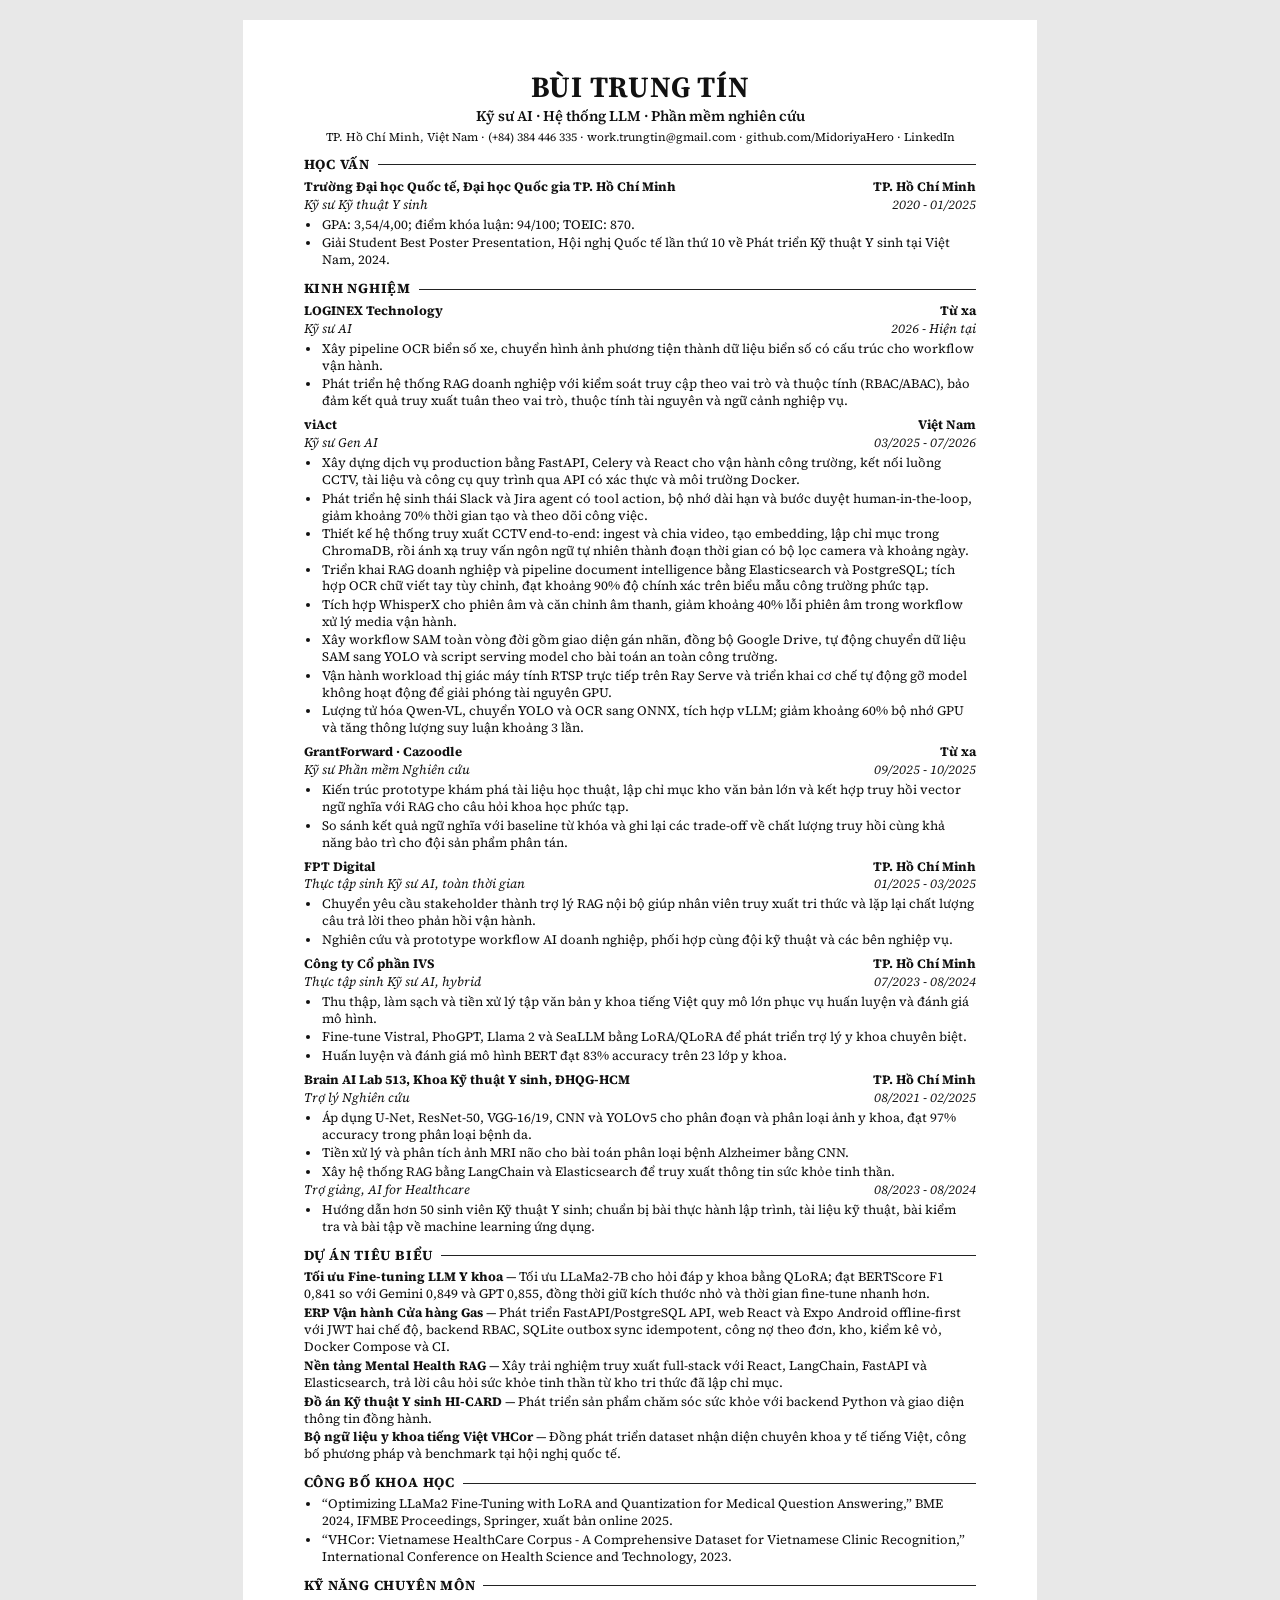
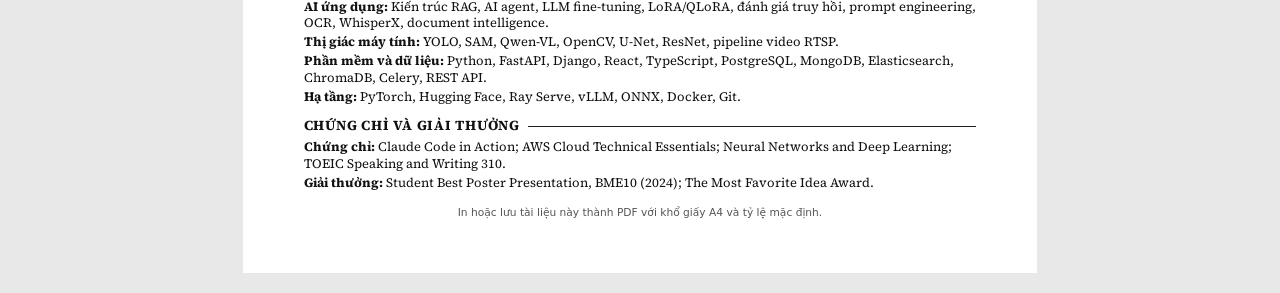
<file: cv/vi.html>
<!doctype html>
<html lang="vi">
<head>
  <meta charset="utf-8">
  <meta name="viewport" content="width=device-width, initial-scale=1">
  <title>Bùi Trung Tín — CV</title>
  <link rel="stylesheet" href="cv.css">
</head>
<body>
  <header>
    <h1>Bùi Trung Tín</h1>
    <p class="title">Kỹ sư AI · Hệ thống LLM · Phần mềm nghiên cứu</p>
    <p class="contact">TP. Hồ Chí Minh, Việt Nam · (+84) 384 446 335 · <a href="mailto:work.trungtin@gmail.com">work.trungtin@gmail.com</a> · <a href="https://github.com/MidoriyaHero">github.com/MidoriyaHero</a> · <a href="https://www.linkedin.com/in/t%C3%ADn-trung-13b706210/">LinkedIn</a></p>
  </header>

  <section>
    <h2>Học vấn</h2>
    <div class="entry">
      <div class="entry-heading"><span>Trường Đại học Quốc tế, Đại học Quốc gia TP. Hồ Chí Minh</span><span class="location">TP. Hồ Chí Minh</span></div>
      <div class="entry-subheading"><span>Kỹ sư Kỹ thuật Y sinh</span><time>2020 - 01/2025</time></div>
      <ul>
        <li>GPA: 3,54/4,00; điểm khóa luận: 94/100; TOEIC: 870.</li>
        <li>Giải Student Best Poster Presentation, Hội nghị Quốc tế lần thứ 10 về Phát triển Kỹ thuật Y sinh tại Việt Nam, 2024.</li>
      </ul>
    </div>
  </section>

  <section>
    <h2>Kinh nghiệm</h2>
    <div class="entry">
      <div class="entry-heading"><span>LOGINEX Technology</span><span class="location">Từ xa</span></div>
      <div class="entry-subheading"><span>Kỹ sư AI</span><time>2026 - Hiện tại</time></div>
      <ul>
        <li>Xây pipeline OCR biển số xe, chuyển hình ảnh phương tiện thành dữ liệu biển số có cấu trúc cho workflow vận hành.</li>
        <li>Phát triển hệ thống RAG doanh nghiệp với kiểm soát truy cập theo vai trò và thuộc tính (RBAC/ABAC), bảo đảm kết quả truy xuất tuân theo vai trò, thuộc tính tài nguyên và ngữ cảnh nghiệp vụ.</li>
      </ul>
    </div>

    <div class="entry">
      <div class="entry-heading"><span>viAct</span><span class="location">Việt Nam</span></div>
      <div class="entry-subheading"><span>Kỹ sư Gen AI</span><time>03/2025 - 07/2026</time></div>
      <ul>
        <li>Xây dựng dịch vụ production bằng FastAPI, Celery và React cho vận hành công trường, kết nối luồng CCTV, tài liệu và công cụ quy trình qua API có xác thực và môi trường Docker.</li>
        <li>Phát triển hệ sinh thái Slack và Jira agent có tool action, bộ nhớ dài hạn và bước duyệt human-in-the-loop, giảm khoảng 70% thời gian tạo và theo dõi công việc.</li>
        <li>Thiết kế hệ thống truy xuất CCTV end-to-end: ingest và chia video, tạo embedding, lập chỉ mục trong ChromaDB, rồi ánh xạ truy vấn ngôn ngữ tự nhiên thành đoạn thời gian có bộ lọc camera và khoảng ngày.</li>
        <li>Triển khai RAG doanh nghiệp và pipeline document intelligence bằng Elasticsearch và PostgreSQL; tích hợp OCR chữ viết tay tùy chỉnh, đạt khoảng 90% độ chính xác trên biểu mẫu công trường phức tạp.</li>
        <li>Tích hợp WhisperX cho phiên âm và căn chỉnh âm thanh, giảm khoảng 40% lỗi phiên âm trong workflow xử lý media vận hành.</li>
        <li>Xây workflow SAM toàn vòng đời gồm giao diện gán nhãn, đồng bộ Google Drive, tự động chuyển dữ liệu SAM sang YOLO và script serving model cho bài toán an toàn công trường.</li>
        <li>Vận hành workload thị giác máy tính RTSP trực tiếp trên Ray Serve và triển khai cơ chế tự động gỡ model không hoạt động để giải phóng tài nguyên GPU.</li>
        <li>Lượng tử hóa Qwen-VL, chuyển YOLO và OCR sang ONNX, tích hợp vLLM; giảm khoảng 60% bộ nhớ GPU và tăng thông lượng suy luận khoảng 3 lần.</li>
      </ul>
    </div>

    <div class="entry">
      <div class="entry-heading"><span>GrantForward · Cazoodle</span><span class="location">Từ xa</span></div>
      <div class="entry-subheading"><span>Kỹ sư Phần mềm Nghiên cứu</span><time>09/2025 - 10/2025</time></div>
      <ul>
        <li>Kiến trúc prototype khám phá tài liệu học thuật, lập chỉ mục kho văn bản lớn và kết hợp truy hồi vector ngữ nghĩa với RAG cho câu hỏi khoa học phức tạp.</li>
        <li>So sánh kết quả ngữ nghĩa với baseline từ khóa và ghi lại các trade-off về chất lượng truy hồi cùng khả năng bảo trì cho đội sản phẩm phân tán.</li>
      </ul>
    </div>

    <div class="entry">
      <div class="entry-heading"><span>FPT Digital</span><span class="location">TP. Hồ Chí Minh</span></div>
      <div class="entry-subheading"><span>Thực tập sinh Kỹ sư AI, toàn thời gian</span><time>01/2025 - 03/2025</time></div>
      <ul>
        <li>Chuyển yêu cầu stakeholder thành trợ lý RAG nội bộ giúp nhân viên truy xuất tri thức và lặp lại chất lượng câu trả lời theo phản hồi vận hành.</li>
        <li>Nghiên cứu và prototype workflow AI doanh nghiệp, phối hợp cùng đội kỹ thuật và các bên nghiệp vụ.</li>
      </ul>
    </div>

    <div class="entry">
      <div class="entry-heading"><span>Công ty Cổ phần IVS</span><span class="location">TP. Hồ Chí Minh</span></div>
      <div class="entry-subheading"><span>Thực tập sinh Kỹ sư AI, hybrid</span><time>07/2023 - 08/2024</time></div>
      <ul>
        <li>Thu thập, làm sạch và tiền xử lý tập văn bản y khoa tiếng Việt quy mô lớn phục vụ huấn luyện và đánh giá mô hình.</li>
        <li>Fine-tune Vistral, PhoGPT, Llama 2 và SeaLLM bằng LoRA/QLoRA để phát triển trợ lý y khoa chuyên biệt.</li>
        <li>Huấn luyện và đánh giá mô hình BERT đạt 83% accuracy trên 23 lớp y khoa.</li>
      </ul>
    </div>

    <div class="entry">
      <div class="entry-heading"><span>Brain AI Lab 513, Khoa Kỹ thuật Y sinh, ĐHQG-HCM</span><span class="location">TP. Hồ Chí Minh</span></div>
      <div class="entry-subheading"><span>Trợ lý Nghiên cứu</span><time>08/2021 - 02/2025</time></div>
      <ul>
        <li>Áp dụng U-Net, ResNet-50, VGG-16/19, CNN và YOLOv5 cho phân đoạn và phân loại ảnh y khoa, đạt 97% accuracy trong phân loại bệnh da.</li>
        <li>Tiền xử lý và phân tích ảnh MRI não cho bài toán phân loại bệnh Alzheimer bằng CNN.</li>
        <li>Xây hệ thống RAG bằng LangChain và Elasticsearch để truy xuất thông tin sức khỏe tinh thần.</li>
      </ul>
      <div class="entry-subheading"><span>Trợ giảng, AI for Healthcare</span><time>08/2023 - 08/2024</time></div>
      <ul>
        <li>Hướng dẫn hơn 50 sinh viên Kỹ thuật Y sinh; chuẩn bị bài thực hành lập trình, tài liệu kỹ thuật, bài kiểm tra và bài tập về machine learning ứng dụng.</li>
      </ul>
    </div>
  </section>

  <section>
    <h2>Dự án tiêu biểu</h2>
    <div class="compact">
      <p><a class="project-title" href="https://link.springer.com/chapter/10.1007/978-3-031-90194-2_34">Tối ưu Fine-tuning LLM Y khoa</a> — Tối ưu LLaMa2-7B cho hỏi đáp y khoa bằng QLoRA; đạt BERTScore F1 0,841 so với Gemini 0,849 và GPT 0,855, đồng thời giữ kích thước nhỏ và thời gian fine-tune nhanh hơn.</p>
      <p><a class="project-title" href="https://github.com/MidoriyaHero/gas-store-app">ERP Vận hành Cửa hàng Gas</a> — Phát triển FastAPI/PostgreSQL API, web React và Expo Android offline-first với JWT hai chế độ, backend RBAC, SQLite outbox sync idempotent, công nợ theo đơn, kho, kiểm kê vỏ, Docker Compose và CI.</p>
      <p><span class="project-title">Nền tảng Mental Health RAG</span> — Xây trải nghiệm truy xuất full-stack với React, LangChain, FastAPI và Elasticsearch, trả lời câu hỏi sức khỏe tinh thần từ kho tri thức đã lập chỉ mục.</p>
      <p><span class="project-title">Đồ án Kỹ thuật Y sinh HI-CARD</span> — Phát triển sản phẩm chăm sóc sức khỏe với backend Python và giao diện thông tin đồng hành.</p>
      <p><a class="project-title" href="https://ieeexplore.ieee.org/document/10565358">Bộ ngữ liệu y khoa tiếng Việt VHCor</a> — Đồng phát triển dataset nhận diện chuyên khoa y tế tiếng Việt, công bố phương pháp và benchmark tại hội nghị quốc tế.</p>
    </div>
  </section>

  <section>
    <h2>Công bố khoa học</h2>
    <ul>
      <li><a href="https://link.springer.com/chapter/10.1007/978-3-031-90194-2_34">“Optimizing LLaMa2 Fine-Tuning with LoRA and Quantization for Medical Question Answering,”</a> BME 2024, IFMBE Proceedings, Springer, xuất bản online 2025.</li>
      <li><a href="https://ieeexplore.ieee.org/document/10565358">“VHCor: Vietnamese HealthCare Corpus - A Comprehensive Dataset for Vietnamese Clinic Recognition,”</a> International Conference on Health Science and Technology, 2023.</li>
    </ul>
  </section>

  <section class="skills">
    <h2>Kỹ năng chuyên môn</h2>
    <p><strong>AI ứng dụng:</strong> Kiến trúc RAG, AI agent, LLM fine-tuning, LoRA/QLoRA, đánh giá truy hồi, prompt engineering, OCR, WhisperX, document intelligence.</p>
    <p><strong>Thị giác máy tính:</strong> YOLO, SAM, Qwen-VL, OpenCV, U-Net, ResNet, pipeline video RTSP.</p>
    <p><strong>Phần mềm và dữ liệu:</strong> Python, FastAPI, Django, React, TypeScript, PostgreSQL, MongoDB, Elasticsearch, ChromaDB, Celery, REST API.</p>
    <p><strong>Hạ tầng:</strong> PyTorch, Hugging Face, Ray Serve, vLLM, ONNX, Docker, Git.</p>
  </section>

  <section class="skills">
    <h2>Chứng chỉ và giải thưởng</h2>
    <p><strong>Chứng chỉ:</strong> Claude Code in Action; AWS Cloud Technical Essentials; Neural Networks and Deep Learning; TOEIC Speaking and Writing 310.</p>
    <p><strong>Giải thưởng:</strong> Student Best Poster Presentation, BME10 (2024); The Most Favorite Idea Award.</p>
  </section>

  <p class="screen-note">In hoặc lưu tài liệu này thành PDF với khổ giấy A4 và tỷ lệ mặc định.</p>
</body>
</html>
</file>
<file: assets/site.css>
:root {
  --ink: #03181a;
  --paper: #effff8;
  --cyan: #38e8ee;
  --green: #b8ff8a;
  --deep-teal: #0a4444;
  --muted: #a2d8c8;
  --line: rgba(239, 255, 248, 0.19);
  --header-wash: rgba(3, 24, 26, 0.82);
  --control-bg: rgba(3, 24, 26, 0.42);
  --copy: rgba(239, 255, 248, 0.8);
  --copy-soft: rgba(239, 255, 248, 0.76);
  --bullet-fill: rgba(56, 232, 238, 0.18);
  --card-bg: rgba(3, 24, 26, 0.36);
  --card-hover: rgba(18, 56, 58, 0.64);
  --serif: "Fraunces", Georgia, serif;
  --sans: "Outfit", system-ui, sans-serif;
}

:root[data-theme="light"] {
  --ink: #f1fff8;
  --paper: #073c3e;
  --cyan: #007f89;
  --green: #397d20;
  --deep-teal: #b8f0dd;
  --muted: #416f67;
  --line: rgba(7, 60, 62, 0.2);
  --header-wash: rgba(241, 255, 248, 0.9);
  --control-bg: rgba(241, 255, 248, 0.66);
  --copy: rgba(7, 60, 62, 0.86);
  --copy-soft: rgba(7, 60, 62, 0.78);
  --bullet-fill: rgba(0, 127, 137, 0.13);
  --card-bg: rgba(255, 255, 255, 0.42);
  --card-hover: rgba(184, 240, 221, 0.68);
}

* {
  box-sizing: border-box;
}

html {
  scroll-behavior: smooth;
}

body {
  margin: 0;
  overflow-x: hidden;
  background: var(--ink);
  color: var(--paper);
  font-family: var(--sans);
  font-weight: 300;
  line-height: 1.55;
  letter-spacing: 0.012em;
  word-spacing: 0.055em;
}

button,
a {
  color: inherit;
  font: inherit;
}

a {
  text-decoration: none;
}

button {
  border: 0;
}

button,
a {
  -webkit-tap-highlight-color: transparent;
}

:focus-visible {
  outline: 2px solid var(--green);
  outline-offset: 5px;
}

#liquid {
  position: fixed;
  inset: 0;
  z-index: -2;
  width: 100%;
  height: 100%;
  opacity: 0.9;
}

.grain {
  position: fixed;
  inset: 0;
  z-index: -1;
  pointer-events: none;
  opacity: 0.07;
  background-image: url("data:image/svg+xml,%3Csvg viewBox='0 0 180 180' xmlns='http://www.w3.org/2000/svg'%3E%3Cfilter id='n'%3E%3CfeTurbulence type='fractalNoise' baseFrequency='.8' numOctaves='4' stitchTiles='stitch'/%3E%3C/filter%3E%3Crect width='100%25' height='100%25' filter='url(%23n)' opacity='.8'/%3E%3C/svg%3E");
}

:root[data-theme="light"] #liquid {
  opacity: 0.72;
}

:root[data-theme="light"] .grain {
  opacity: 0.035;
}

.toc {
  position: fixed;
  top: 50%;
  right: calc(clamp(20px, 3vw, 42px) + 2px);
  z-index: 18;
  width: 48px;
  height: 48px;
  transform: translateY(-50%);
}

.toc-toggle {
  position: relative;
  z-index: 2;
  display: grid;
  width: 48px;
  height: 48px;
  place-content: center;
  gap: 5px;
  padding: 0;
  border: 1px solid var(--line);
  border-radius: 50%;
  background: var(--control-bg);
  cursor: pointer;
  backdrop-filter: blur(14px);
}

.toc-toggle span {
  width: 18px;
  height: 1.5px;
  border-radius: 2px;
  background: var(--paper);
}

.toc.is-open .toc-toggle {
  border-color: var(--green);
}

.toc-menu {
  position: absolute;
  top: 50%;
  right: 60px;
  display: flex;
  flex-direction: column;
  align-items: flex-end;
  gap: 8px;
  opacity: 0;
  pointer-events: none;
  transform: translateY(-50%) translateX(8px);
  transition: opacity 180ms ease, transform 180ms ease;
}

.toc.is-open .toc-menu {
  opacity: 1;
  pointer-events: auto;
  transform: translateY(-50%);
}

.toc-menu a {
  padding: 6px 12px;
  border: 1px solid var(--line);
  border-radius: 999px;
  background: var(--control-bg);
  color: var(--muted);
  font-size: 0.95rem;
  white-space: nowrap;
  backdrop-filter: blur(14px);
}

.toc-menu a:hover,
.toc-menu a.is-active {
  border-color: var(--green);
  color: var(--paper);
}

.site-header {
  position: fixed;
  inset: 0 0 auto;
  z-index: 20;
  display: flex;
  align-items: center;
  justify-content: space-between;
  padding: 24px clamp(20px, 4vw, 64px);
  background: linear-gradient(var(--ink) 0%, var(--header-wash) 55%, transparent 100%);
}

.wordmark {
  display: flex;
  align-items: baseline;
  gap: 9px;
  font-family: var(--serif);
  font-size: 1.35rem;
  font-weight: 650;
  line-height: 1;
}

.wordmark small {
  color: var(--cyan);
  font-family: var(--sans);
  font-size: 1rem;
  font-weight: 500;
  letter-spacing: 0.12em;
  text-transform: uppercase;
}

.header-actions,
.language-switch {
  display: flex;
  align-items: center;
}

.header-actions {
  gap: clamp(18px, 3vw, 42px);
}

.language-switch {
  gap: 8px;
  color: var(--muted);
}

.language-button {
  padding: 4px;
  background: transparent;
  color: var(--muted);
  cursor: pointer;
  font-size: 1rem;
  letter-spacing: 0.08em;
}

.language-button.is-active {
  color: var(--paper);
}

.theme-toggle {
  position: relative;
  display: grid;
  width: 38px;
  height: 38px;
  place-items: center;
  padding: 0;
  border: 1px solid var(--line);
  border-radius: 50%;
  background: var(--control-bg);
  color: var(--paper);
  cursor: pointer;
  backdrop-filter: blur(12px);
}

.theme-icon {
  position: absolute;
  width: 17px;
  fill: none;
  stroke: currentColor;
  stroke-linecap: round;
  stroke-linejoin: round;
  stroke-width: 1.5;
  transition: opacity 180ms ease, transform 220ms ease;
}

.theme-icon-moon {
  opacity: 0;
  transform: rotate(-25deg) scale(0.65);
}

:root[data-theme="light"] .theme-icon-sun {
  opacity: 0;
  transform: rotate(30deg) scale(0.65);
}

:root[data-theme="light"] .theme-icon-moon {
  opacity: 1;
  transform: rotate(0) scale(1);
}

.download-button {
  display: inline-flex;
  align-items: center;
  gap: 11px;
  padding: 10px 15px 10px 18px;
  border: 1px solid var(--line);
  border-radius: 999px;
  background: var(--control-bg);
  backdrop-filter: blur(12px);
  font-size: 1rem;
  font-weight: 500;
  transition: color 180ms ease, border-color 180ms ease, background 180ms ease;
}

.download-button:hover {
  border-color: var(--cyan);
  background: var(--cyan);
  color: var(--ink);
}

.download-button svg {
  width: 17px;
  fill: none;
  stroke: currentColor;
  stroke-linecap: round;
  stroke-linejoin: round;
  stroke-width: 1.5;
}

main {
  width: min(100%, 1600px);
  margin: auto;
}

.hero {
  position: relative;
  display: grid;
  min-height: 100svh;
  align-content: center;
  padding: 120px clamp(20px, 7vw, 112px) 64px;
}

.hero-location {
  margin: 0 0 22px;
  color: var(--muted);
  font-size: clamp(1rem, 1.3vw, 1.16rem);
  letter-spacing: 0.04em;
}

.hero h1 {
  max-width: 1050px;
  margin: 0;
  font-family: var(--serif);
  font-size: clamp(5.2rem, 13.5vw, 13.2rem);
  font-weight: 500;
  line-height: 0.72;
  letter-spacing: -0.045em;
  word-spacing: 0.025em;
  text-align: left;
  text-wrap: balance;
}

.hero-statement {
  display: flex;
  justify-content: flex-end;
  margin-top: clamp(42px, 8vh, 90px);
}

.hero-statement > p {
  width: min(100%, 50%);
  margin: 0;
  text-align: justify;
  font-size: clamp(1.45rem, 2.4vw, 2.35rem);
  line-height: 1.18;
  letter-spacing: -0.006em;
  word-spacing: 0.07em;
}

.scroll-cue {
  position: absolute;
  bottom: 38px;
  left: clamp(20px, 7vw, 112px);
  display: flex;
  gap: 18px;
  color: var(--muted);
  font-size: clamp(1rem, 1.2vw, 1.12rem);
  font-weight: 400;
}

.manifesto {
  display: grid;
  grid-template-columns: minmax(0, 1.05fr) minmax(360px, 0.95fr);
  align-items: stretch;
  gap: clamp(60px, 8vw, 130px);
  padding: clamp(120px, 18vw, 270px) clamp(20px, 7vw, 112px);
}

.manifesto-copy {
  display: flex;
  flex-direction: column;
  justify-content: space-between;
  gap: clamp(34px, 5vw, 72px);
}

.manifesto-copy p {
  margin: 0;
}

.manifesto-copy p:first-child {
  font-family: var(--serif);
  font-size: clamp(2.2rem, 3.9vw, 4.4rem);
  line-height: 1.12;
  letter-spacing: -0.015em;
  word-spacing: 0.035em;
}

.manifesto-copy p:last-child {
  max-width: 680px;
  text-align: justify;
  hyphens: auto;
  color: var(--muted);
  font-size: clamp(1.05rem, 1.55vw, 1.38rem);
  line-height: 1.72;
  letter-spacing: 0.018em;
  word-spacing: 0.08em;
}

.manifesto-facts {
  display: grid;
  grid-template-rows: repeat(3, 1fr);
  border-top: 1px solid var(--line);
}

.manifesto-facts span {
  display: grid;
  grid-template-columns: minmax(125px, 0.45fr) 1fr;
  align-items: center;
  min-height: 132px;
  padding: 28px 0;
  border-bottom: 1px solid var(--line);
}

.manifesto-facts strong {
  color: var(--green);
  font-family: var(--serif);
  font-size: clamp(3rem, 4vw, 4.6rem);
  font-weight: 500;
  letter-spacing: -0.02em;
}

.manifesto-facts small {
  color: var(--muted);
  font-size: clamp(1.08rem, 1.35vw, 1.25rem);
  line-height: 1.45;
  letter-spacing: 0.02em;
  word-spacing: 0.06em;
}

.work-section,
.projects-section,
.demos-section,
.capabilities,
.contact {
  padding: clamp(90px, 12vw, 180px) clamp(20px, 7vw, 112px);
}

.section-heading {
  display: grid;
  grid-template-columns: minmax(160px, 0.35fr) 1fr;
  gap: 40px;
  margin-bottom: clamp(70px, 10vw, 150px);
}

.section-heading p {
  margin: 14px 0 0;
  color: var(--muted);
  font-size: clamp(1.05rem, 1.35vw, 1.22rem);
  line-height: 1.45;
}

.section-heading h2,
.contact h2 {
  margin: 0;
  font-family: var(--serif);
  font-size: clamp(3.3rem, 7.5vw, 8rem);
  font-weight: 500;
  line-height: 0.92;
  letter-spacing: -0.025em;
  word-spacing: 0.025em;
}

.timeline {
  border-top: 1px solid var(--line);
}

.work-item {
  display: grid;
  grid-template-columns: minmax(230px, 0.42fr) 1fr;
  gap: clamp(40px, 8vw, 140px);
  padding: clamp(42px, 6vw, 86px) 0;
  border-bottom: 1px solid var(--line);
}

.work-meta {
  display: flex;
  flex-direction: column;
  gap: 8px;
  color: var(--muted);
  font-size: clamp(1rem, 1.15vw, 1.1rem);
}

.work-meta time {
  color: var(--green);
  letter-spacing: 0.04em;
}

.work-meta span {
  max-width: 280px;
  color: var(--paper);
  font-family: var(--serif);
  font-size: clamp(1.35rem, 2.05vw, 2.15rem);
  font-weight: 500;
  line-height: 1.12;
  letter-spacing: -0.005em;
  word-spacing: 0.045em;
}

.work-copy h3 {
  margin: 0 0 24px;
  font-family: var(--serif);
  font-size: clamp(2rem, 4vw, 4.5rem);
  font-weight: 500;
  line-height: 1.06;
  letter-spacing: -0.015em;
  word-spacing: 0.035em;
}

.work-details {
  max-width: 860px;
  margin: 0;
  padding: 0;
  text-align: justify;
  hyphens: auto;
  color: var(--copy);
  font-size: clamp(1rem, 1.45vw, 1.28rem);
  line-height: 1.72;
  letter-spacing: 0.014em;
  word-spacing: 0.07em;
  list-style: none;
}

.work-details li {
  position: relative;
  padding-left: 28px;
}

.work-details li + li {
  margin-top: 14px;
}

.work-details li::before {
  position: absolute;
  top: 0.72em;
  left: 0;
  width: 8px;
  height: 8px;
  border: 1px solid var(--cyan);
  border-radius: 50%;
  background: var(--bullet-fill);
  content: "";
}

.tags {
  display: flex;
  flex-wrap: wrap;
  gap: 8px;
  margin: 28px 0 0;
  padding: 0;
  list-style: none;
}

.tags li {
  padding: 6px 12px;
  border: 1px solid var(--line);
  border-radius: 999px;
  color: var(--muted);
  font-size: 1rem;
}

.project-grid {
  display: grid;
  grid-template-columns: repeat(2, minmax(0, 1fr));
  border-top: 1px solid var(--line);
  border-left: 1px solid var(--line);
}

.project {
  position: relative;
  display: flex;
  min-height: 430px;
  flex-direction: column;
  padding: clamp(28px, 4vw, 58px);
  overflow: hidden;
  border-right: 1px solid var(--line);
  border-bottom: 1px solid var(--line);
  background: var(--card-bg);
  transition: background 220ms ease;
}

.project::after {
  position: absolute;
  right: -100px;
  bottom: -140px;
  width: 260px;
  height: 260px;
  border-radius: 44% 56% 63% 37%;
  background: var(--deep-teal);
  content: "";
  opacity: 0;
  filter: blur(2px);
  transform: scale(0.6) rotate(-20deg);
  transition: opacity 260ms ease, transform 500ms cubic-bezier(.2, .8, .2, 1);
}

.project:hover {
  background: var(--card-hover);
}

.project:hover::after {
  opacity: 0.75;
  transform: scale(1.1) rotate(15deg);
}

.project-featured {
  grid-column: span 2;
  min-height: 500px;
}

.project-number {
  color: var(--green);
  font-size: 1rem;
}

.project h3 {
  position: relative;
  z-index: 1;
  max-width: 750px;
  margin: auto 0 26px;
  font-family: var(--serif);
  font-size: clamp(2.3rem, 5vw, 5.7rem);
  font-weight: 500;
  line-height: 0.98;
  letter-spacing: -0.02em;
  word-spacing: 0.035em;
}

.project p {
  position: relative;
  z-index: 1;
  max-width: 650px;
  margin: 0 0 26px;
  text-align: justify;
  hyphens: auto;
  color: var(--copy-soft);
  font-size: 1rem;
}

.project-actions {
  position: relative;
  z-index: 1;
  display: flex;
  flex-wrap: wrap;
  gap: 10px;
}

.project-actions a {
  padding: 8px 13px;
  border: 1px solid var(--line);
  border-radius: 999px;
  color: var(--cyan);
  font-size: 1rem;
  transition: background 180ms ease, color 180ms ease, border-color 180ms ease;
}

.project-actions a:hover {
  border-color: var(--cyan);
  background: var(--cyan);
  color: var(--ink);
}

.project-publication .project-actions a {
  color: var(--paper);
}

.demo-grid {
  display: grid;
  grid-template-columns: repeat(2, minmax(0, 1fr));
  gap: clamp(24px, 3vw, 48px);
}

.demo {
  display: flex;
  flex-direction: column;
  min-height: 430px;
  padding: clamp(20px, 2.5vw, 36px);
  border: 1px solid var(--line);
  border-radius: 24px;
  background: var(--card-bg);
  transition: background 180ms ease, border-color 180ms ease;
}

.demo:hover {
  border-color: var(--cyan);
  background: var(--card-hover);
}

.demo video {
  width: 100%;
  aspect-ratio: 16 / 9;
  border-radius: 16px;
  background: #041214;
  object-fit: cover;
}

.demo h3 {
  margin: 24px 0 12px;
  font-family: var(--serif);
  font-size: clamp(1.6rem, 2.4vw, 2.4rem);
  font-weight: 500;
  line-height: 1.1;
  text-align: left;
}

.demo p {
  margin: 0;
  text-align: justify;
  hyphens: auto;
  color: var(--copy-soft);
  font-size: 1rem;
  line-height: 1.6;
}

.capabilities h2 {
  margin: 0 0 60px;
  font-family: var(--serif);
  font-size: clamp(2.4rem, 5vw, 5rem);
  font-weight: 500;
}

.capability-list {
  border-top: 1px solid var(--line);
}

.capability-list p {
  display: grid;
  grid-template-columns: minmax(150px, 0.32fr) 1fr;
  gap: 40px;
  margin: 0;
  padding: 26px 0;
  border-bottom: 1px solid var(--line);
}

.capability-list span {
  color: var(--green);
  font-size: clamp(1.12rem, 1.4vw, 1.3rem);
  font-weight: 500;
}

.capability-list strong {
  font-size: clamp(1.14rem, 1.55vw, 1.4rem);
  font-weight: 300;
  line-height: 1.55;
}

.contact {
  min-height: 90svh;
  display: flex;
  flex-direction: column;
  justify-content: center;
}

.contact > p {
  color: var(--muted);
}

.contact h2 {
  margin: 22px 0 clamp(50px, 8vw, 110px);
}

.email-link {
  width: fit-content;
  border-bottom: 1px solid currentColor;
  font-size: clamp(1.15rem, 2.5vw, 2.5rem);
}

.social-row {
  display: flex;
  gap: 28px;
  margin-top: 36px;
  color: var(--muted);
}

footer {
  display: flex;
  justify-content: space-between;
  gap: 30px;
  padding: 32px clamp(20px, 4vw, 64px);
  border-top: 1px solid var(--line);
  color: var(--muted);
  font-size: 1rem;
}

.back-to-top {
  position: fixed;
  right: clamp(20px, 3vw, 42px);
  bottom: clamp(20px, 3vw, 42px);
  z-index: 15;
  display: grid;
  width: 52px;
  height: 52px;
  place-items: center;
  border: 1px solid var(--line);
  border-radius: 50%;
  background: var(--control-bg);
  color: var(--paper);
  font-size: 1.4rem;
  opacity: 0;
  pointer-events: none;
  transform: translateY(16px) scale(0.88);
  backdrop-filter: blur(14px);
  transition: opacity 180ms ease, transform 220ms ease, border-color 180ms ease, color 180ms ease;
}

.back-to-top.is-visible {
  opacity: 1;
  pointer-events: auto;
  transform: translateY(0) scale(1);
}

.back-to-top:hover {
  border-color: var(--green);
  color: var(--green);
}

@media (max-width: 800px) {
  .site-header {
    padding: 18px 20px;
  }

  .download-button {
    padding: 9px 12px;
  }

  .download-button svg {
    display: none;
  }

  .hero {
    padding-inline: 20px;
  }

  .hero h1 {
    font-size: clamp(4.7rem, 24vw, 7rem);
    line-height: 0.79;
  }

  .hero-statement > p {
    width: 100%;
  }

  .manifesto,
  .section-heading,
  .work-item {
    grid-template-columns: 1fr;
  }

  .manifesto {
    gap: 70px;
  }

  .section-heading {
    gap: 24px;
  }

  .work-item {
    gap: 24px;
  }

  .work-meta {
    flex-direction: row;
    justify-content: space-between;
  }

  .project-grid,
  .demo-grid {
    grid-template-columns: 1fr;
  }

  .project-featured {
    grid-column: auto;
  }

  .project {
    min-height: 390px;
  }

  .capability-list p {
    grid-template-columns: 1fr;
    gap: 8px;
  }

  footer {
    flex-direction: column;
  }

  .back-to-top {
    width: 48px;
    height: 48px;
  }
}

@media (max-width: 430px) {
  .wordmark {
    max-width: 88px;
    flex-direction: column;
    gap: 4px;
    font-size: 1rem;
    line-height: 1.05;
  }

  .wordmark small {
    font-size: 1rem;
  }

  .header-actions {
    gap: 12px;
  }

  .language-switch {
    gap: 4px;
  }

  .download-button {
    font-size: 1rem;
  }

  .hero-location {
    margin-bottom: 16px;
  }

  .hero-statement > p {
    font-size: 1.35rem;
  }

  .scroll-cue {
    bottom: 24px;
  }

  .manifesto-facts span {
    grid-template-columns: 112px 1fr;
  }

  .manifesto-facts strong {
    font-size: 2.8rem;
  }
}

@media (prefers-reduced-motion: reduce) {
  html {
    scroll-behavior: auto;
  }

  *,
  *::before,
  *::after {
    scroll-behavior: auto !important;
    transition-duration: 0.01ms !important;
    animation-duration: 0.01ms !important;
    animation-iteration-count: 1 !important;
  }
}
</file>
<file: cv/cv.css>
@import url("https://fonts.googleapis.com/css2?family=Source+Serif+4:opsz,wght@8..60,400;8..60,600;8..60,700&display=swap");

@page {
  size: A4;
  margin: 14mm 16mm 14mm;
}

* {
  box-sizing: border-box;
}

html {
  background: #e8e8e8;
}

body {
  width: 210mm;
  margin: 20px auto;
  padding: 14mm 16mm;
  background: white;
  color: #111;
  font-family: "Source Serif 4", "Times New Roman", serif;
  font-size: 9.65pt;
  line-height: 1.32;
  -webkit-print-color-adjust: exact;
  print-color-adjust: exact;
}

a {
  color: inherit;
  text-decoration: none;
}

header {
  text-align: center;
}

h1 {
  margin: 0;
  font-size: 22pt;
  font-weight: 700;
  letter-spacing: 0.025em;
  line-height: 1;
  text-transform: uppercase;
}

.title {
  margin: 5px 0 3px;
  font-size: 11pt;
  font-weight: 600;
}

.contact {
  margin: 0;
  font-size: 8.7pt;
}

section {
  break-inside: auto;
}

h2 {
  display: flex;
  align-items: center;
  gap: 8px;
  margin: 13px 0 6px;
  font-size: 10.4pt;
  font-weight: 700;
  letter-spacing: 0.055em;
  line-height: 1;
  text-transform: uppercase;
}

h2::after {
  height: 1px;
  flex: 1;
  background: #222;
  content: "";
}

.entry {
  margin-top: 7px;
  break-inside: avoid;
}

.entry-heading,
.entry-subheading {
  display: grid;
  grid-template-columns: minmax(0, 1fr) auto;
  gap: 14px;
}

.entry-heading {
  font-weight: 700;
}

.entry-subheading {
  margin-top: 1px;
  font-style: italic;
}

.location,
time {
  text-align: right;
  white-space: nowrap;
}

ul {
  margin: 3px 0 0 17px;
  padding: 0;
}

li {
  margin: 1.5px 0;
  padding-left: 1px;
}

.compact {
  margin-top: 4px;
}

.compact p {
  margin: 2px 0;
}

.project-title {
  font-weight: 700;
}

.skills p {
  margin: 2px 0;
}

.skills strong {
  font-weight: 700;
}

.screen-note {
  margin: 14px auto 0;
  color: #555;
  font-family: system-ui, sans-serif;
  font-size: 8pt;
  text-align: center;
}

@media print {
  html,
  body {
    background: white;
  }

  body {
    width: auto;
    margin: 0;
    padding: 0;
  }

  .screen-note {
    display: none;
  }
}
</file>
